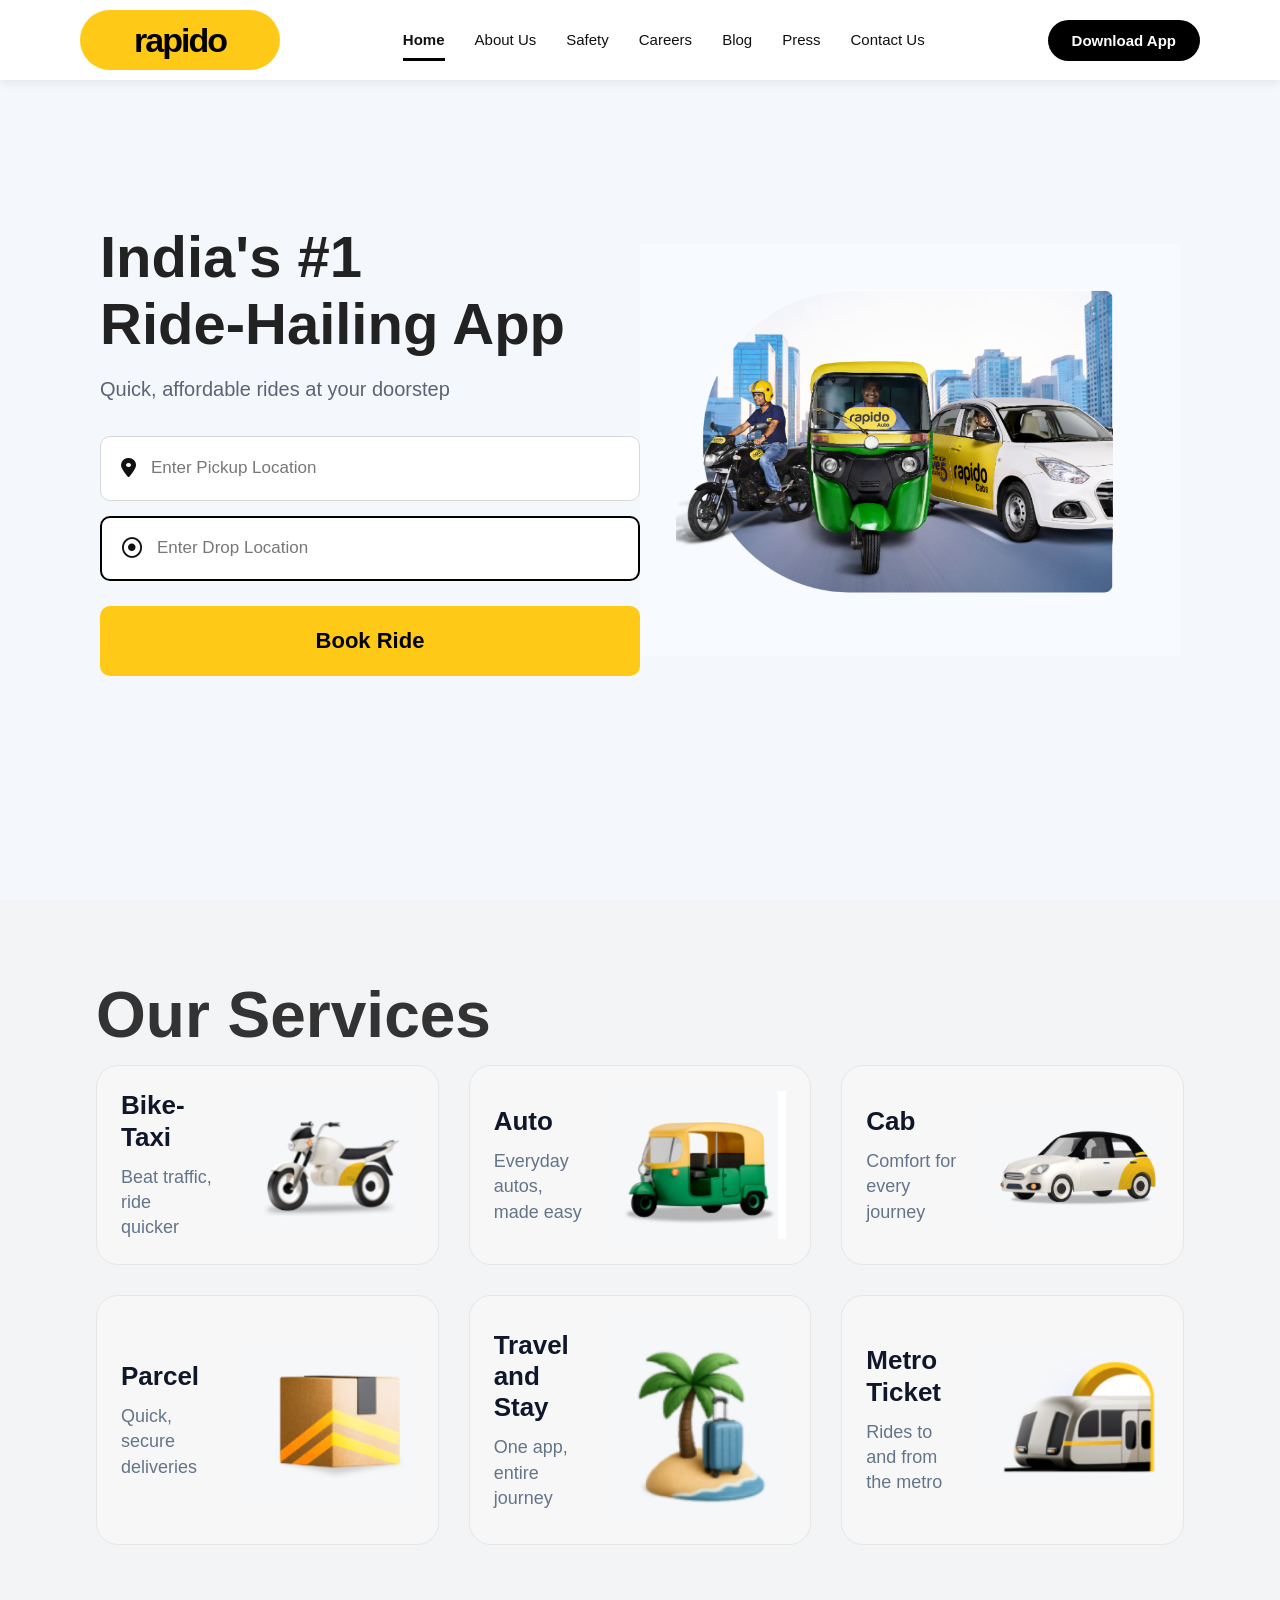
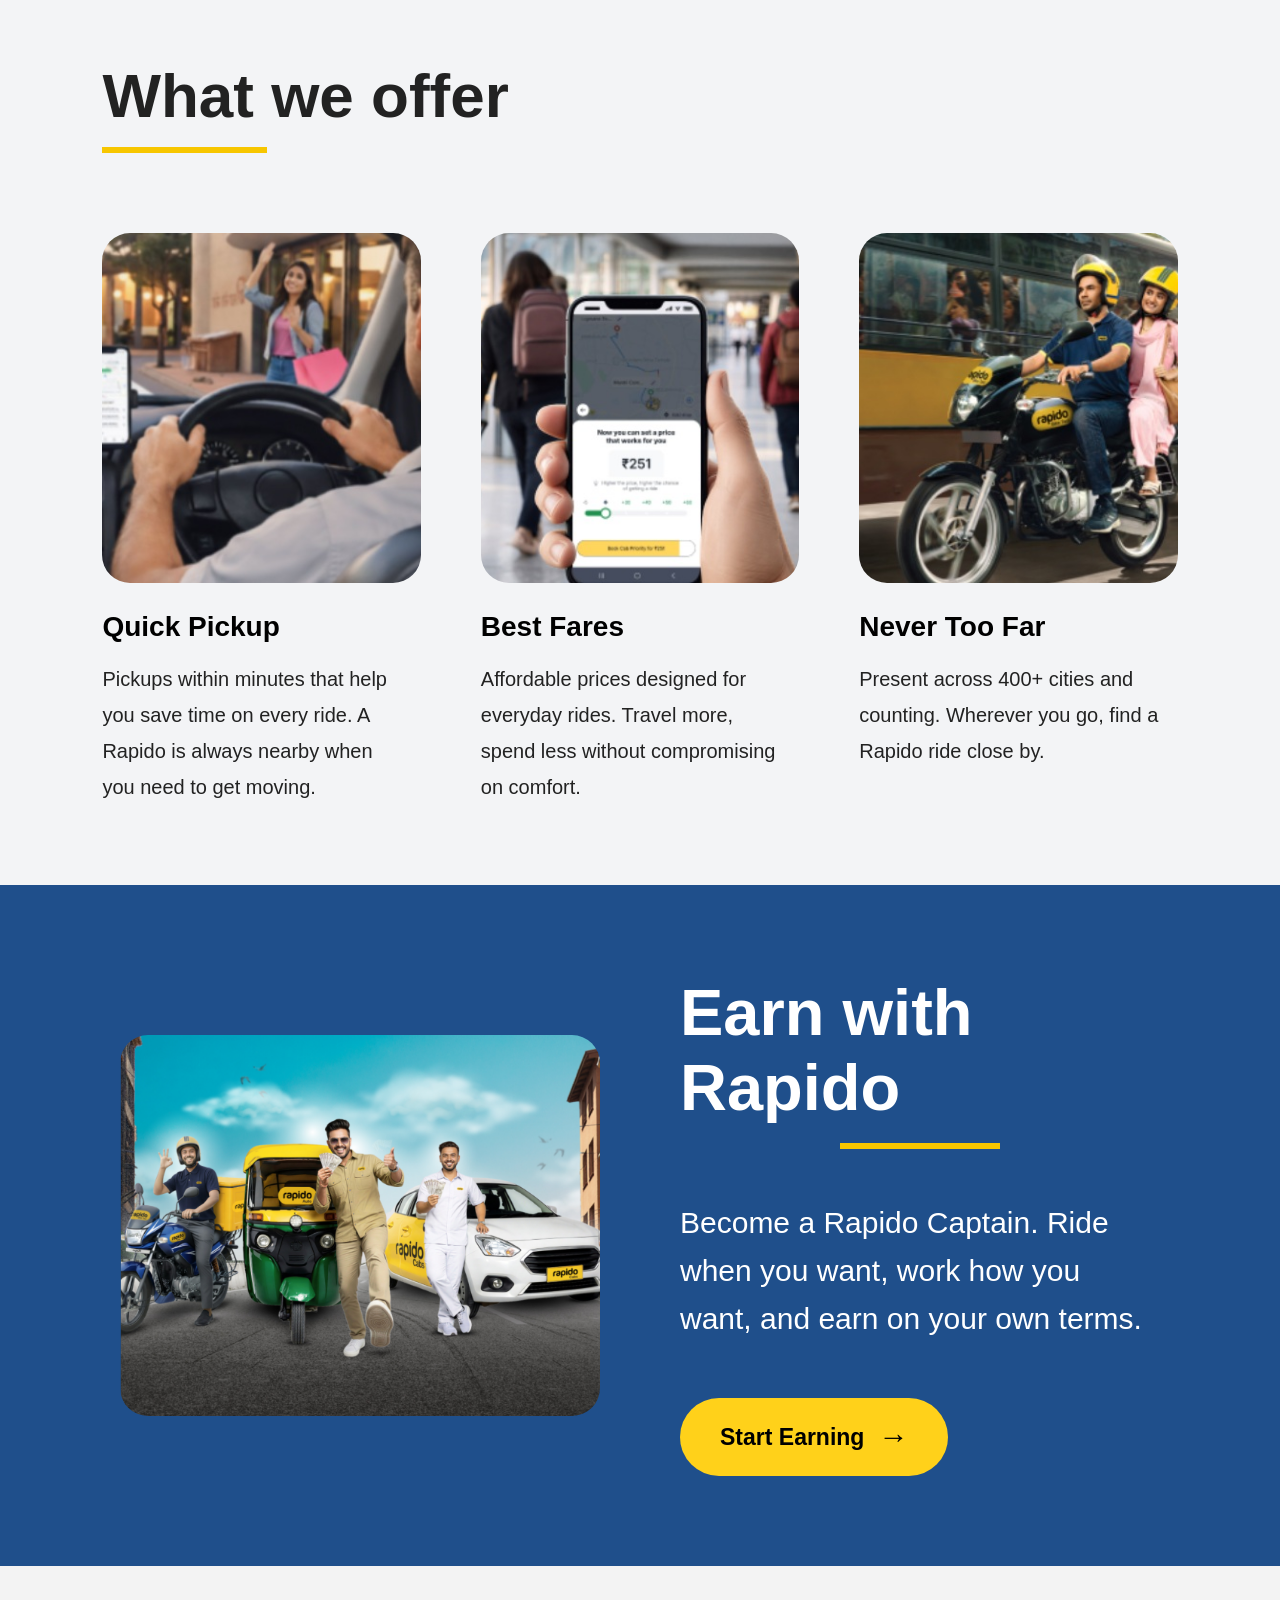
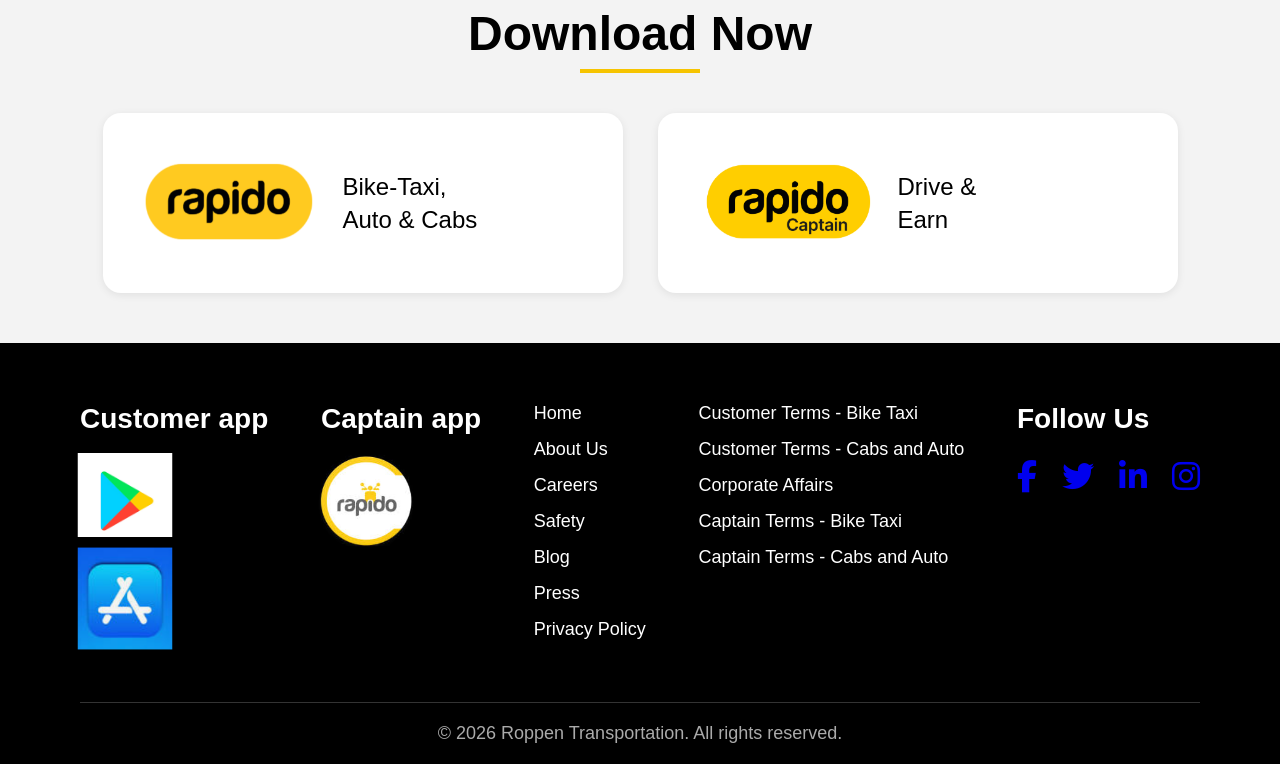
<file: index.html>
<!DOCTYPE html>
<html lang="en">
<head>
    <meta charset="UTF-8">
    <meta name="viewport" content="width=device-width, initial-scale=1.0">
    <title>Rapido Clone</title>

    <link rel="stylesheet" href="style.css">

    <!-- Font Awesome -->
    <link rel="stylesheet"
href="https://cdnjs.cloudflare.com/ajax/libs/font-awesome/6.5.1/css/all.min.css">

</head>
<body>

    <!-- Navbar -->
    <nav>

    <div class="logo">
        <div class="logo-box">
            <span>rapido</span>
        </div>
    </div>

    <ul class="nav-links">
        <li><a href="index.html" class="active">Home</a></li>
        <li><a href="aboutus.html">About Us</a></li>
        <li><a href="safety.html">Safety</a></li>
        <li><a href="#careers-section">Careers</a></li>
        <li><a href="#">Blog</a></li>
        <li><a href="#">Press</a></li>
        <li><a href="#">Contact Us</a></li>
    </ul>

    <button class="download-btn">
        Download App
    </button>

    <!-- Mobile Menu -->
   

</nav>

    <!-- Hero Section -->

    <section class="hero">

        <div class="left">

            <h1>
                India's #1 <br>
                Ride-Hailing App
            </h1>

            <p>
                Quick, affordable rides at your doorstep
            </p>

            <div class="input-box">
                <i class="fa-solid fa-location-dot"></i>
                <input type="text" placeholder="Enter Pickup Location">
            </div>

            <div class="input-box drop">
                <i class="fa-regular fa-circle-dot"></i>
                <input type="text" placeholder="Enter Drop Location">
            </div>

            <button class="ride-btn">
                Book Ride
            </button>

        </div>

        <div class="right">
    <img src="hero.png" alt="Rapido Hero">
</div>

    </section>
    <section id="services" class="services">

    <div class="services-container">

        <h2>Our Services</h2>
        <div class="services-line"></div>

        <div class="services-grid">

            <div class="service-card">
                <div class="service-text">
                    <h3>Bike-Taxi</h3>
                    <p>Beat traffic, ride quicker</p>
                </div>
                <img src="Bike.png" alt="Bike Taxi">
            </div>

            <div class="service-card">
                <div class="service-text">
                    <h3>Auto</h3>
                    <p>Everyday autos, made easy</p>
                </div>
                <img src="auto.png" alt="Auto">
            </div>

            <div class="service-card">
                <div class="service-text">
                    <h3>Cab</h3>
                    <p>Comfort for every journey</p>
                </div>
                <img src="cab.png" alt="Cab">
            </div>

            <div class="service-card">
                <div class="service-text">
                    <h3>Parcel</h3>
                    <p>Quick, secure deliveries</p>
                </div>
                <img src="parcel.png" alt="Parcel">
            </div>

            <div class="service-card">
                <div class="service-text">
                    <h3>Travel and Stay</h3>
                    <p>One app, entire journey</p>
                </div>
                <img src="travel.png" alt="Travel">
            </div>

            <div class="service-card">
                <div class="service-text">
                    <h3>Metro Ticket</h3>
                    <p>Rides to and from the metro</p>
                </div>
                <img src="metro.png" alt="Metro">
            </div>

        </div>

    </div>


</section>
<section class="offer-section" id="offer">

    <div class="offer-container">

        <h2 class="offer-title">What we offer</h2>
        <div class="offer-line"></div>

        <div class="offer-grid">

            <!-- Card 1 -->
            <div class="offer-card">
                <img src="pickup.jpg" alt="Quick Pickup">

                <h3>Quick Pickup</h3>

                <p>
                    Pickups within minutes that help you save time on every ride.
                    A Rapido is always nearby when you need to get moving.
                </p>
            </div>

            <!-- Card 2 -->
            <div class="offer-card">
                <img src="fare.jpg" alt="Best Fares">

                <h3>Best Fares</h3>

                <p>
                    Affordable prices designed for everyday rides.
                    Travel more, spend less without compromising on comfort.
                </p>
            </div>

            <!-- Card 3 -->
            <div class="offer-card">
                <img src="ride.jpg" alt="Never Too Far">

                <h3>Never Too Far</h3>

                <p>
                    Present across 400+ cities and counting.
                    Wherever you go, find a Rapido ride close by.
                </p>
            </div>

        </div>

    </div>

</section>
<section class="earn-section">

    <div class="earn-container">

        <div class="earn-image">
            <img src="earn-rapido.png" alt="Earn With Rapido">
        </div>

        <div class="earn-content">

            <h2>Earn with Rapido</h2>
            <div class="yellow-line"></div>

            <p>
                Become a Rapido Captain. Ride when you want,
                work how you want, and earn on your own terms.
            </p>

            <a href="#" class="earn-btn">
                Start Earning <span>→</span>
            </a>

        </div>

    </div>

</section>
<section class="download-section">

    <h2>Download Now</h2>
    <div class="yellow-line"></div>

    <div class="download-container">

        <!-- Rider App -->
        <div class="download-card"
            onclick="window.open('https://apps.apple.com/in/app/rapido-bike-taxi-auto-cabs/id1198464606','_blank')">

            <img src="rapido-logo.png"
                alt="Rapido Rider">

            <div class="card-text">
                <h3>Bike-Taxi,<br>Auto & Cabs</h3>
            </div>

        </div>

        <!-- Captain App -->
        <div class="download-card"
            onclick="window.open('https://rapido.bike/Home?pid=Rapido%20Website(Captain)&shortlink=4ce7fd6d&source_caller=ui&af_dp=rapidoRider%3A%2F%2Fopen%2F','_blank')">

            <img src="rapido-captain.png"
                alt="Rapido Captain">

            <div class="card-text">
                <h3>Drive &<br>Earn</h3>
            </div>

        </div>

    </div>

</section>



<footer class="footer">

    <div class="footer-container">

        <div class="footer-col">
    <h3>Customer app</h3>

    <a href="https://play.google.com/store/apps/details?id=com.rapido.passenger" target="_blank">
        <img src="google-play.png" alt="Google Play">
    </a>

    <a href="https://apps.apple.com/in/app/rapido-bike-taxi-auto-cabs/id1198464606" target="_blank">
        <img src="app-store.png" alt="App Store">
    </a>
</div>

       <div class="footer-col">
    <h3>Captain app</h3>

    <a href="https://rapido.bike/Home?shortlink=4ce7fd6d&source_caller=ui&af_dp=rapidoRider%3A%2F%2Fopen%2F&pid=Rapido%20Website(Captain)"
       target="_blank">
        <img src="captain-play.png" alt="Captain App">
    </a>
</div>

        <div class="footer-col">
            <ul>
                <li>Home</li>
                <li>About Us</li>
                <li>Careers</li>
                <li>Safety</li>
                <li>Blog</li>
                <li>Press</li>
                <li>Privacy Policy</li>
            </ul>
        </div>

        <div class="footer-col">
            <ul>
                <li>Customer Terms - Bike Taxi</li>
                <li>Customer Terms - Cabs and Auto</li>
                <li>Corporate Affairs</li>
                <li>Captain Terms - Bike Taxi</li>
                <li>Captain Terms - Cabs and Auto</li>
            </ul>
        </div>

        <div class="footer-col social">
            <h3>Follow Us</h3>

           <div class="social-icons">

    <a href="https://www.facebook.com/rapido4bike/" target="_blank">
        <i class="fab fa-facebook-f"></i>
    </a>

    <a href="https://x.com/rapidobikeapp" target="_blank">
        <i class="fab fa-twitter"></i>
    </a>

    <a href="https://www.linkedin.com/company/rapido-bike/" target="_blank">
        <i class="fab fa-linkedin-in"></i>
    </a>

    <a href="https://www.instagram.com/rapidoapp/" target="_blank">
        <i class="fab fa-instagram"></i>
    </a>

</div>
        </div>

    </div>

    <hr>

    <p class="copyright">
        © 2026 Roppen Transportation. All rights reserved.
    </p>

</footer>



<script src="script.js"></script>
</body>
</html>
</file>
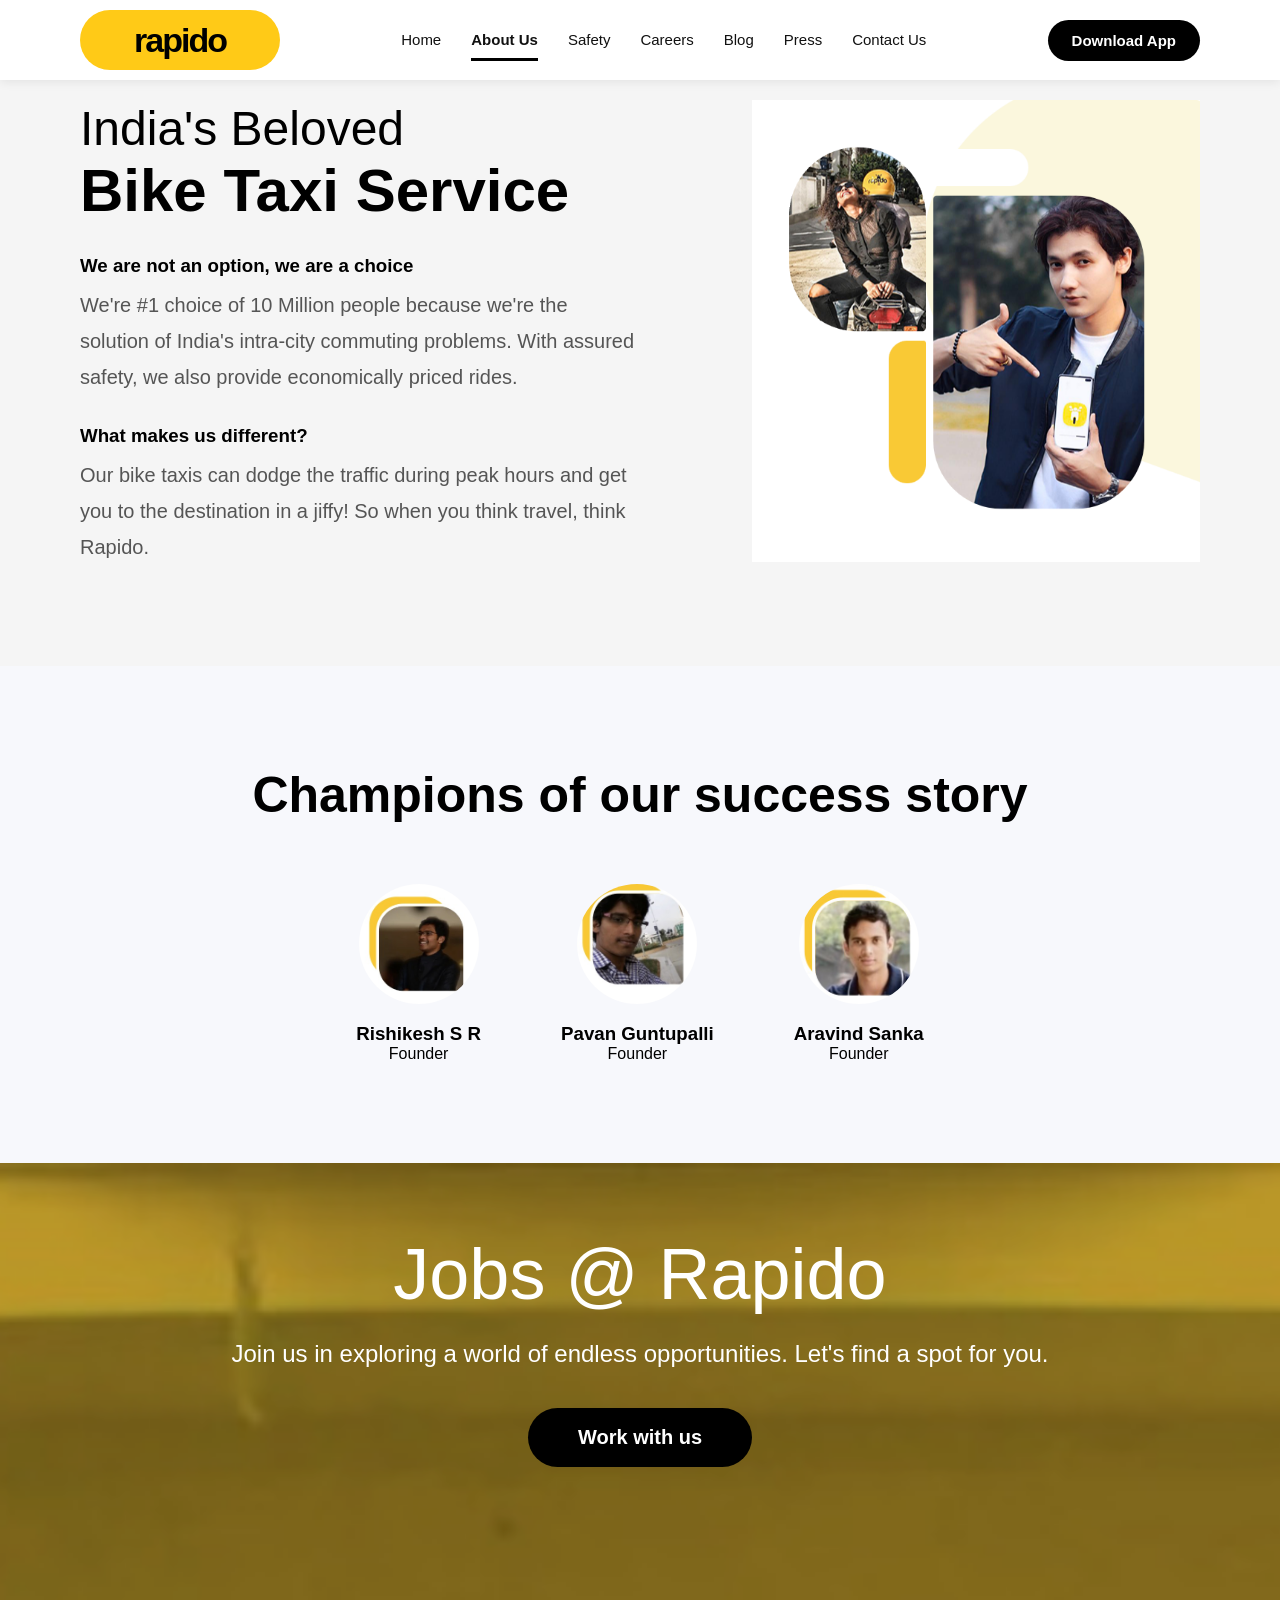
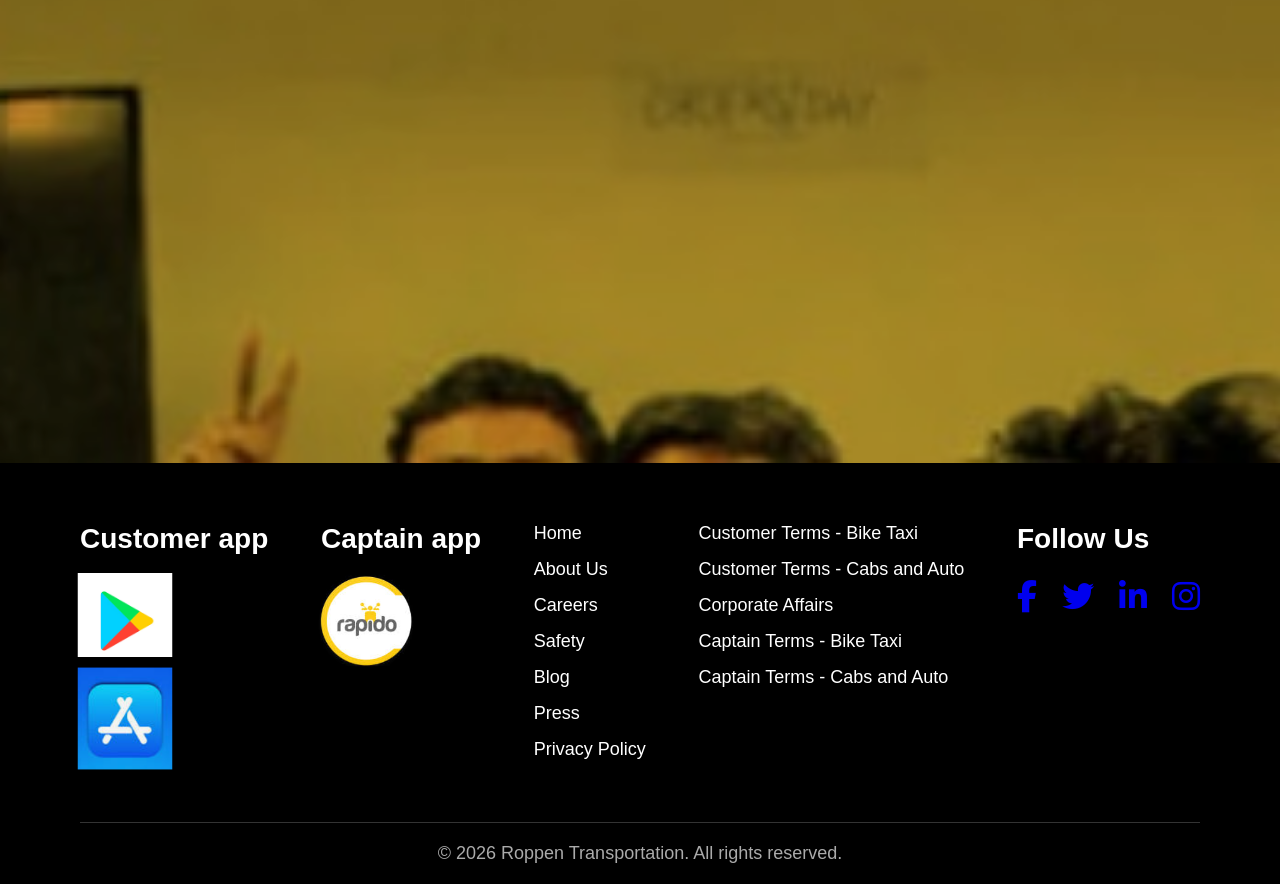
<file: aboutus.html>
<!DOCTYPE html>
<html lang="en">
<head>
    <meta charset="UTF-8">
    <meta name="viewport" content="width=device-width, initial-scale=1.0">
    <title>Rapido Clone</title>

    <link rel="stylesheet" href="style.css">

    <!-- Font Awesome -->
    <link rel="stylesheet"
        href="https://cdnjs.cloudflare.com/ajax/libs/font-awesome/6.5.1/css/all.min.css">
</head>
<body>
     <nav>

        <div class="logo">
    <div class="logo-box">
        <span>rapido</span>
    </div>
</div>

        <ul class="nav-links">
            <li><a href="index.html" >Home</a></li>
            <li><a href="aboutus.html" class="active">About Us</a></li>
            <li><a href="safety.html">Safety</a></li>
            <li><a href="#careers-section">Careers</a></li>
            <li><a href="#">Blog</a></li>
            <li><a href="#">Press</a></li>
            <li><a href="#">Contact Us</a></li>
        </ul>

        <button class="download-btn">
            Download App
        </button>
        


    </nav>

<section id="about" class="about-section">
    <div class="about-left">
        <h2>India's Beloved</h2>
        <h1>Bike Taxi Service</h1>

        <h3>We are not an option, we are a choice</h3>

        <p>
            We're #1 choice of 10 Million people because we're the solution
            of India's intra-city commuting problems. With assured safety,
            we also provide economically priced rides.
        </p>

        <h3>What makes us different?</h3>

        <p>
            Our bike taxis can dodge the traffic during peak hours and get
            you to the destination in a jiffy! So when you think travel,
            think Rapido.
        </p>
    </div>

    <div class="about-right">
        <img src="about.png" alt="About Rapido">
    </div>
</section>
<section id="success" class="success-section">

    <h2>Champions of our success story</h2>

    <div class="founders">

        <div class="founder">
            <img src="founder1.jpg" alt="">
            <h3>Rishikesh S R</h3>
            <p>Founder</p>
        </div>

        <div class="founder">
            <img src="founder2.jpg" alt="">
            <h3>Pavan Guntupalli</h3>
            <p>Founder</p>
        </div>

        <div class="founder">
            <img src="founder3.jpg" alt="">
            <h3>Aravind Sanka</h3>
            <p>Founder</p>
        </div>

    </div>

</section>
<section id="careers-section" class="jobs-section">
    <div class="jobs-overlay">
        <h1>Jobs @ Rapido</h1>

        <p>
            Join us in exploring a world of endless opportunities.
            Let's find a spot for you.
        </p>

        <button>Work with us</button>
    </div>
</section>
<footer class="footer">

    <div class="footer-container">

        <div class="footer-col">
    <h3>Customer app</h3>

    <a href="https://play.google.com/store/apps/details?id=com.rapido.passenger" target="_blank">
        <img src="google-play.png" alt="Google Play">
    </a>

    <a href="https://apps.apple.com/in/app/rapido-bike-taxi-auto-cabs/id1198464606" target="_blank">
        <img src="app-store.png" alt="App Store">
    </a>
</div>

       <div class="footer-col">
    <h3>Captain app</h3>

    <a href="https://rapido.bike/Home?shortlink=4ce7fd6d&source_caller=ui&af_dp=rapidoRider%3A%2F%2Fopen%2F&pid=Rapido%20Website(Captain)"
       target="_blank">
        <img src="captain-play.png" alt="Captain App">
    </a>
</div>

        <div class="footer-col">
            <ul>
                <li>Home</li>
                <li>About Us</li>
                <li>Careers</li>
                <li>Safety</li>
                <li>Blog</li>
                <li>Press</li>
                <li>Privacy Policy</li>
            </ul>
        </div>

        <div class="footer-col">
            <ul>
                <li>Customer Terms - Bike Taxi</li>
                <li>Customer Terms - Cabs and Auto</li>
                <li>Corporate Affairs</li>
                <li>Captain Terms - Bike Taxi</li>
                <li>Captain Terms - Cabs and Auto</li>
            </ul>
        </div>

        <div class="footer-col social">
            <h3>Follow Us</h3>

           <div class="social-icons">

    <a href="https://www.facebook.com/rapido4bike/" target="_blank">
        <i class="fab fa-facebook-f"></i>
    </a>

    <a href="https://x.com/rapidobikeapp" target="_blank">
        <i class="fab fa-twitter"></i>
    </a>

    <a href="https://www.linkedin.com/company/rapido-bike/" target="_blank">
        <i class="fab fa-linkedin-in"></i>
    </a>

    <a href="https://www.instagram.com/rapidoapp/" target="_blank">
        <i class="fab fa-instagram"></i>
    </a>

</div>
        </div>

    </div>

    <hr>

    <p class="copyright">
        © 2026 Roppen Transportation. All rights reserved.
    </p>

</footer>
<script src="script.js"></script>

</body>
</html>
</file>
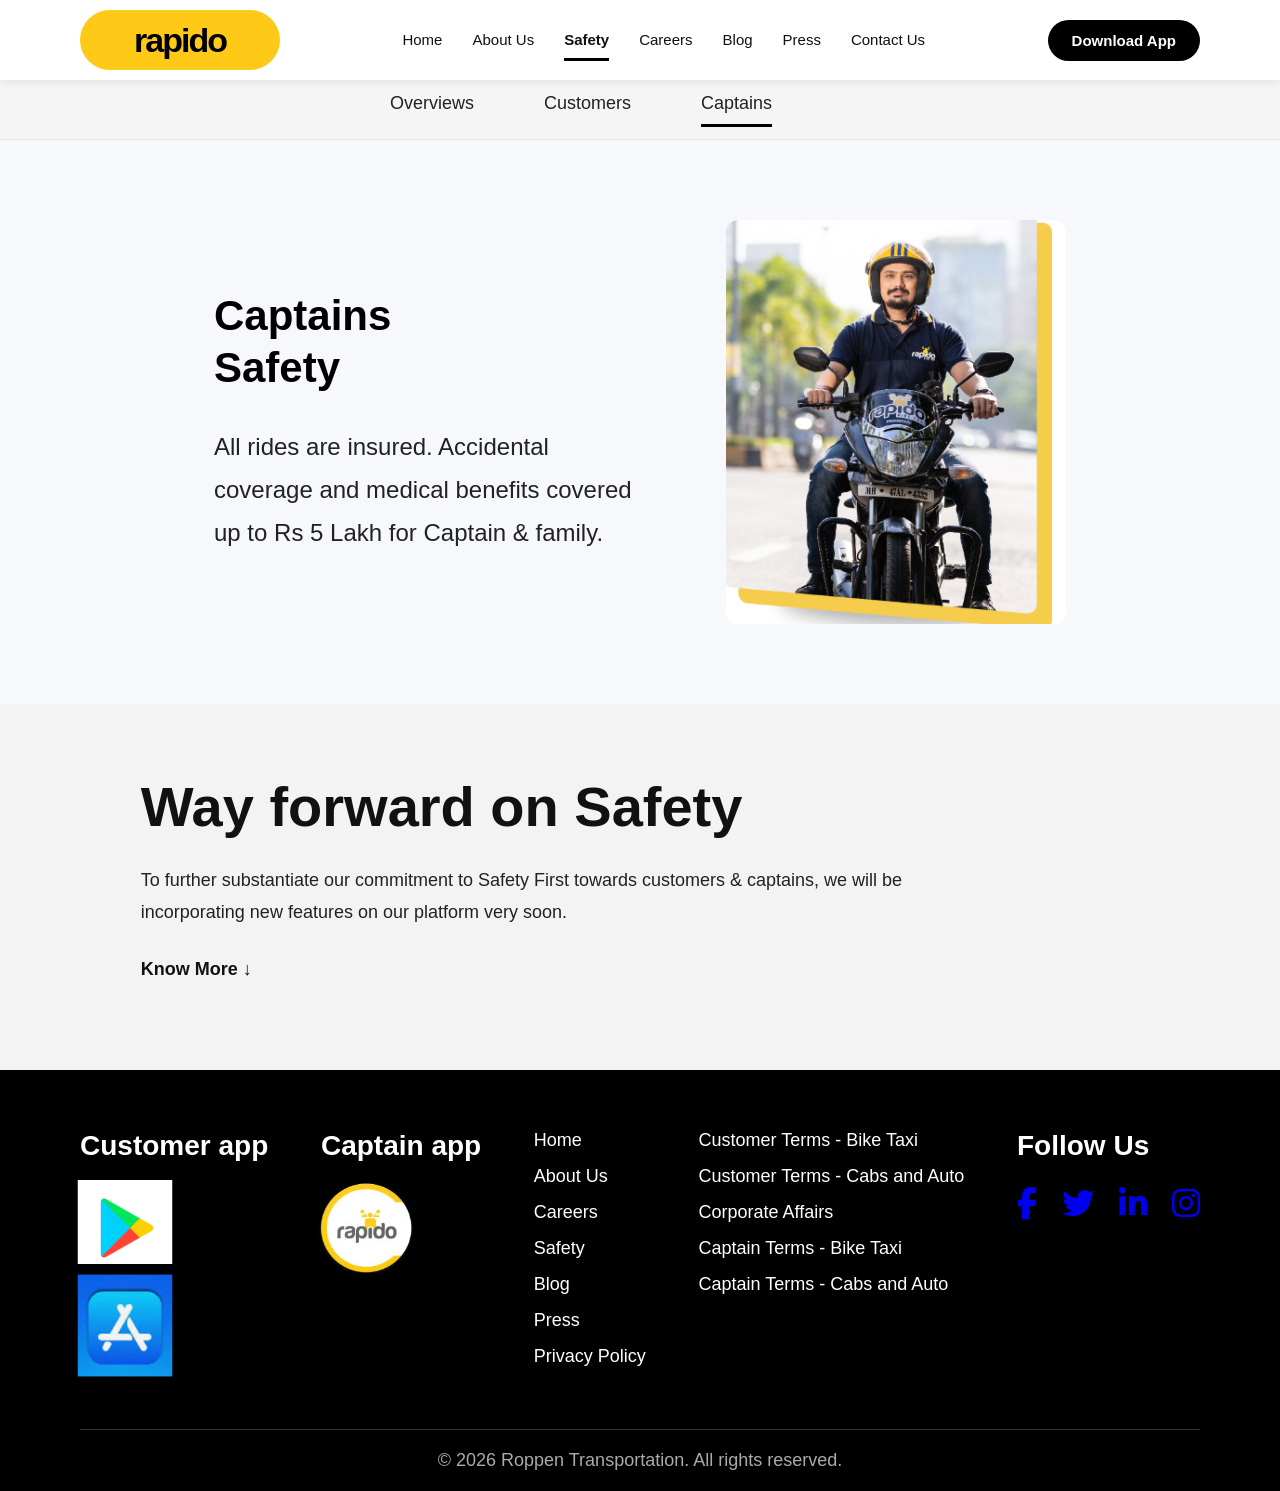
<file: captains.html>
<!DOCTYPE html>
<html lang="en">
<head>
  <meta charset="UTF-8">
  <meta name="viewport" content="width=device-width, initial-scale=1.0">
  <title>Rapido Safety Navbar</title>
  <link rel="stylesheet" href="style.css">
  <link rel="stylesheet"
        href="https://cdnjs.cloudflare.com/ajax/libs/font-awesome/6.5.1/css/all.min.css">
</head>
<body>

  <nav>

    <div class="logo">
        <div class="logo-box">
            <span>rapido</span>
        </div>
    </div>

    <ul class="nav-links">
        <li><a href="index.html" >Home</a></li>
        <li><a href="aboutus.html">About Us</a></li>
        <li><a href="safety.html" class="active">Safety</a></li>
        <li><a href="#careers-section">Careers</a></li>
        <li><a href="#">Blog</a></li>
        <li><a href="#">Press</a></li>
        <li><a href="#">Contact Us</a></li>
    </ul>

    <button class="download-btn">
        Download App
    </button>

    <!-- Mobile Menu -->
   

</nav>

  <!-- Secondary Navbar -->
<section class="safety-nav">
    <div class="safety-menu">
        <a href="safety.html">Overviews</a>
        <a href="customers.html" >Customers</a>
        <a href="captains.html"class="active">Captains</a>
    </div>
</section>
<section class="rkx_captain_safety_wrapper">

    <div class="rkx_captain_text_side">

        <h1 class="rkx_captain_heading">
            Captains <br> Safety
        </h1>

        <p class="rkx_captain_description">
            All rides are insured. Accidental coverage and
            medical benefits covered up to Rs 5 Lakh for
            Captain & family.
        </p>

    </div>

    <div >

        <div class="rkx_captain_yellow_frame"></div>

        <img
            src="captain-bike.png"
            alt="Captain Safety"
            class="rkx_captain_photo"
        >

    </div>

</section>

<section class="way-forward">

    <div class="way-content">

        <h2>Way forward on Safety</h2>

        <p>
            To further substantiate our commitment to Safety First
            towards customers & captains, we will be incorporating
            new features on our platform very soon.
        </p>
<a href="#" class="know-more" onclick="toggleSafety(); return false;">
    Know More ↓
</a>
    </div>

</section>
<section id="more-safety" class="more-safety">

    <div class="more-card">
        <i class="fa-regular fa-clock"></i>

        <h3>Ride Completion Check</h3>

        <p>
            Anyone who takes a ride between 10 pm and
            6 am will be contacted by Rapido Customer
            Care for a safety check after the ride is
            completed.
        </p>
    </div>

    <div class="more-card">
        <i class="fa-solid fa-headset"></i>

        <h3>Proactive Check-In</h3>

        <p>
            Every rider will be alerted on the system and
            called by Rapido Customer Care when there
            is any unusual activity or deviation from the
            set protocol.
        </p>
    </div>

</section>
<footer class="footer">

    <div class="footer-container">

        <div class="footer-col">
    <h3>Customer app</h3>

    <a href="https://play.google.com/store/apps/details?id=com.rapido.passenger" target="_blank">
        <img src="google-play.png" alt="Google Play">
    </a>

    <a href="https://apps.apple.com/in/app/rapido-bike-taxi-auto-cabs/id1198464606" target="_blank">
        <img src="app-store.png" alt="App Store">
    </a>
</div>

       <div class="footer-col">
    <h3>Captain app</h3>

    <a href="https://rapido.bike/Home?shortlink=4ce7fd6d&source_caller=ui&af_dp=rapidoRider%3A%2F%2Fopen%2F&pid=Rapido%20Website(Captain)"
       target="_blank">
        <img src="captain-play.png" alt="Captain App">
    </a>
</div>

        <div class="footer-col">
            <ul>
                <li>Home</li>
                <li>About Us</li>
                <li>Careers</li>
                <li>Safety</li>
                <li>Blog</li>
                <li>Press</li>
                <li>Privacy Policy</li>
            </ul>
        </div>

        <div class="footer-col">
            <ul>
                <li>Customer Terms - Bike Taxi</li>
                <li>Customer Terms - Cabs and Auto</li>
                <li>Corporate Affairs</li>
                <li>Captain Terms - Bike Taxi</li>
                <li>Captain Terms - Cabs and Auto</li>
            </ul>
        </div>

        <div class="footer-col social">
            <h3>Follow Us</h3>

           <div class="social-icons">

    <a href="https://www.facebook.com/rapido4bike/" target="_blank">
        <i class="fab fa-facebook-f"></i>
    </a>

    <a href="https://x.com/rapidobikeapp" target="_blank">
        <i class="fab fa-twitter"></i>
    </a>

    <a href="https://www.linkedin.com/company/rapido-bike/" target="_blank">
        <i class="fab fa-linkedin-in"></i>
    </a>

    <a href="https://www.instagram.com/rapidoapp/" target="_blank">
        <i class="fab fa-instagram"></i>
    </a>

</div>
        </div>

    </div>

    <hr>

    <p class="copyright">
        © 2026 Roppen Transportation. All rights reserved.
    </p>

</footer>

    <script src="script.js"></script>
</body>
</html>
</file>
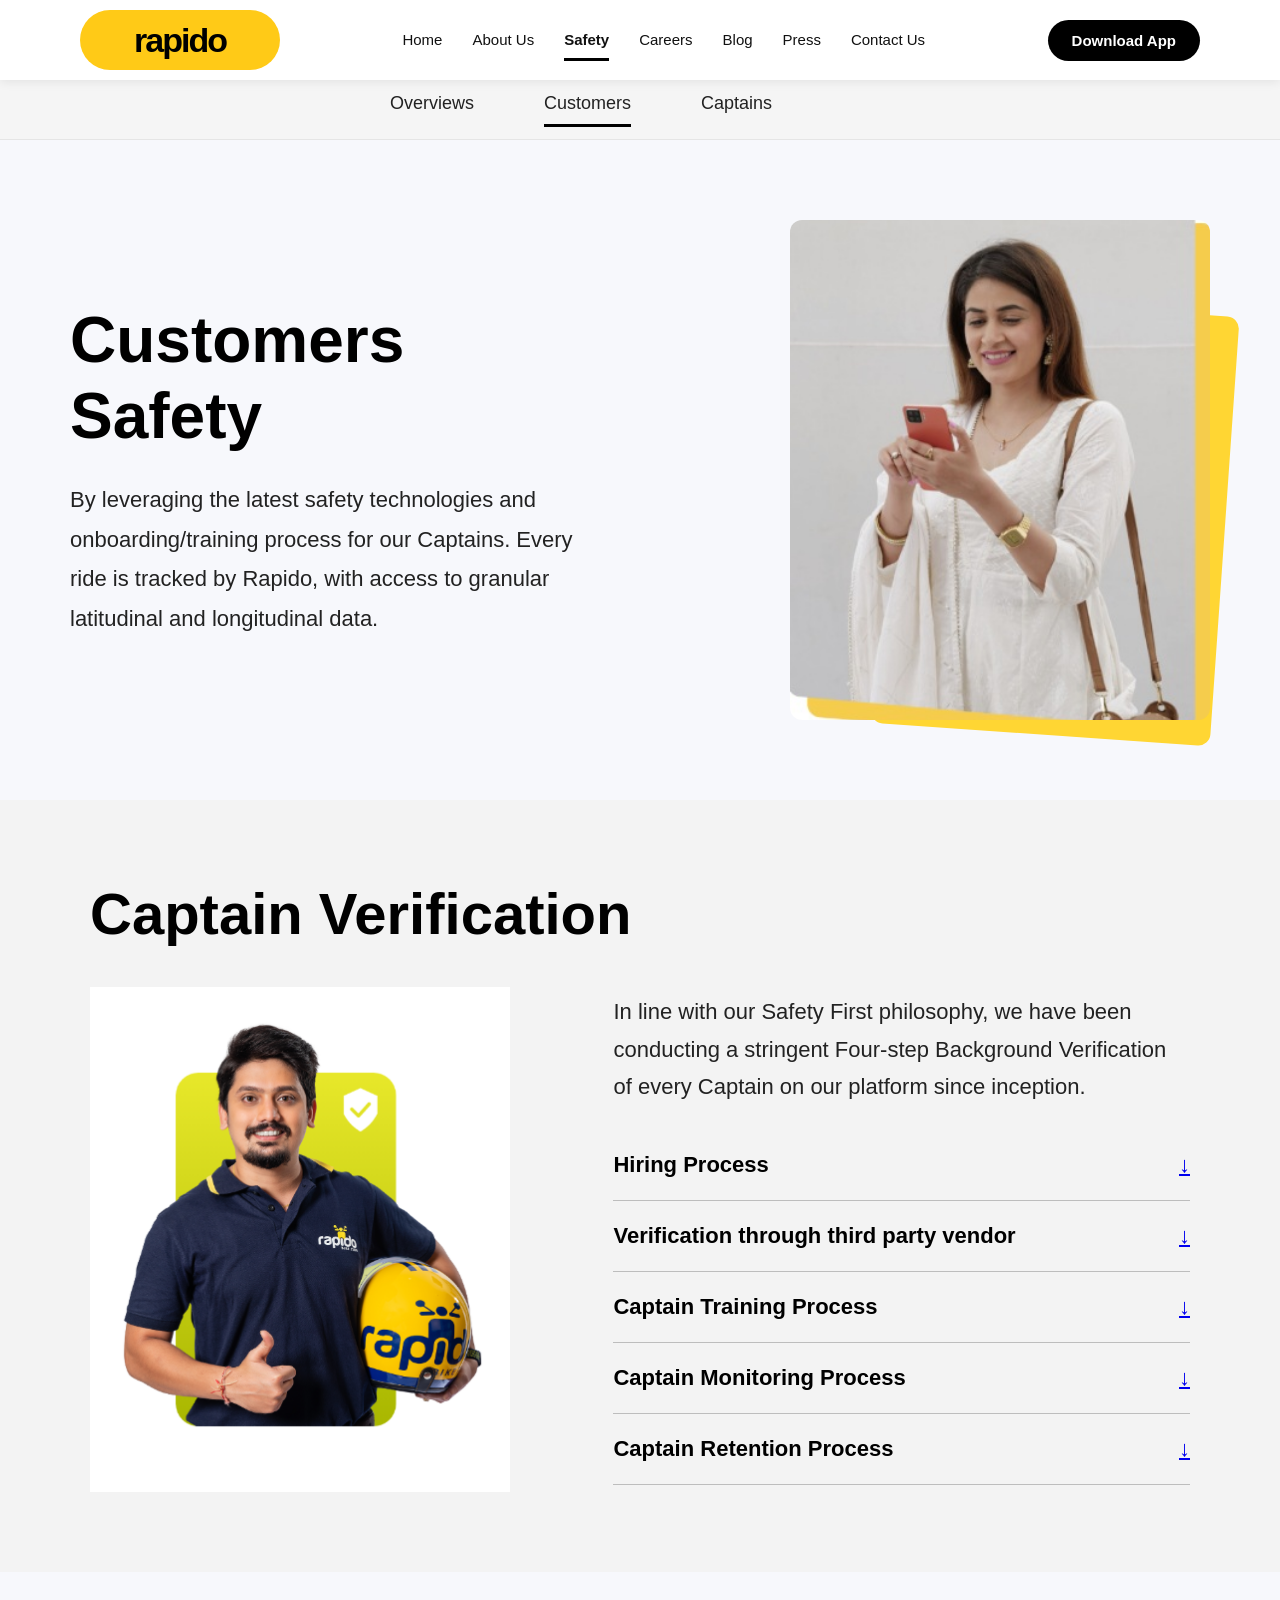
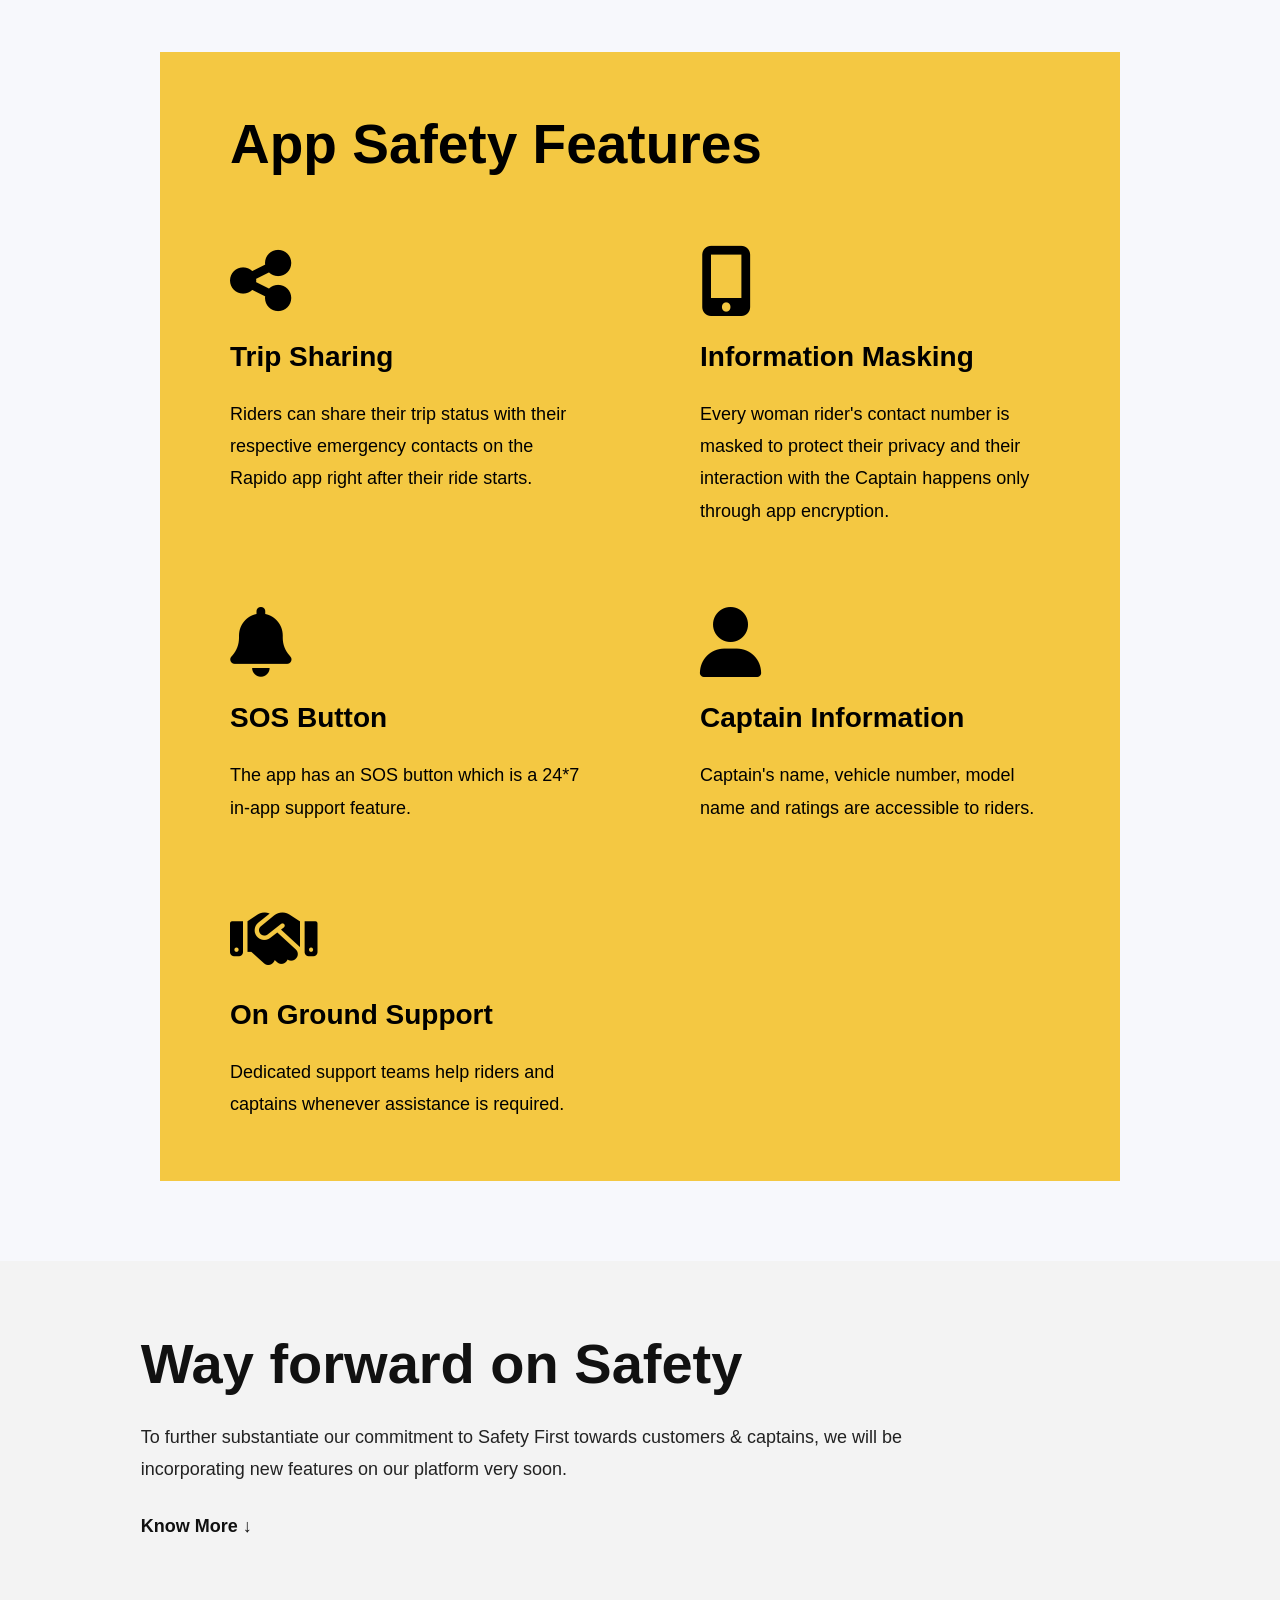
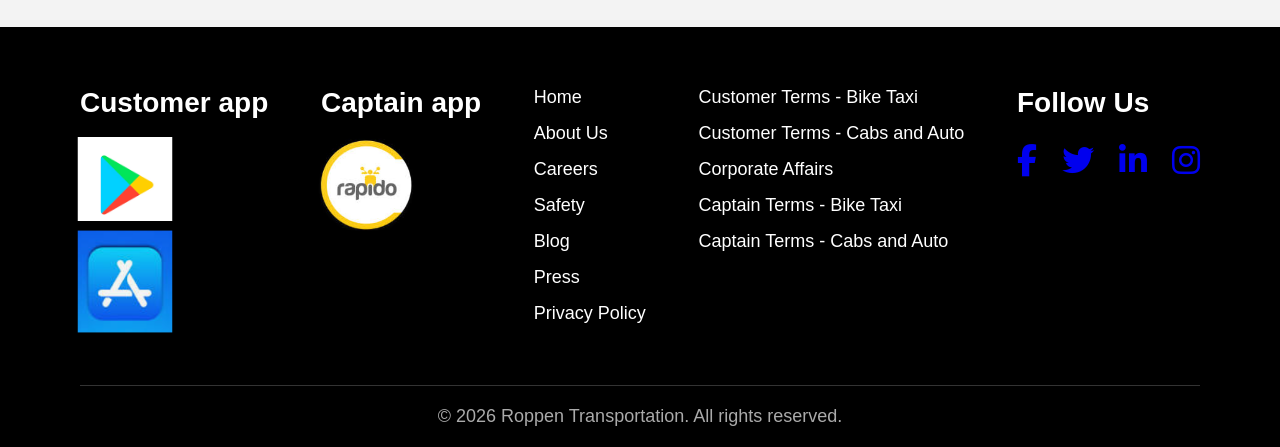
<file: customers.html>
<!DOCTYPE html>
<html lang="en">
<head>
  <meta charset="UTF-8">
  <meta name="viewport" content="width=device-width, initial-scale=1.0">
  <title>Rapido Safety Navbar</title>
  <link rel="stylesheet" href="style.css">
  <link rel="stylesheet"
        href="https://cdnjs.cloudflare.com/ajax/libs/font-awesome/6.5.1/css/all.min.css">
</head>
<body>

  <nav>

    <div class="logo">
        <div class="logo-box">
            <span>rapido</span>
        </div>
    </div>

    <ul class="nav-links">
        <li><a href="index.html" >Home</a></li>
        <li><a href="aboutus.html">About Us</a></li>
        <li><a href="safety.html" class="active">Safety</a></li>
        <li><a href="#careers-section">Careers</a></li>
        <li><a href="#">Blog</a></li>
        <li><a href="#">Press</a></li>
        <li><a href="#">Contact Us</a></li>
    </ul>

    <button class="download-btn">
        Download App
    </button>

    <!-- Mobile Menu -->
   

</nav>

  <!-- Secondary Navbar -->
<section class="safety-nav">
    <div class="safety-menu">
        <a href="safety.html">Overviews</a>
        <a href="customers.html" class="active">Customers</a>
        <a href="captains.html">Captains</a>
    </div>
</section>
<section class="customer-banner">

        <div class="customer-textbox">
            <h1>Customers<br>Safety</h1>

            <p>
                By leveraging the latest safety technologies and
                onboarding/training process for our Captains.
                Every ride is tracked by Rapido, with access to
                granular latitudinal and longitudinal data.
            </p>
        </div>

        <div class="customer-imagebox">
            <div class="yellow-layer"></div>

            <img src="customers.jpg" alt="Customer Safety">
        </div>

    </section>
    <section class="captain-verification-section">

    <h2 class="verification-title">
        Captain Verification
    </h2>

    <div class="verification-wrapper">

        <!-- Left Image -->
        <div class="verification-image">
            <img src="captain-verification.png" alt="Captain Verification">
        </div>

        <!-- Right Content -->
        <div class="verification-content">

            <p class="verification-text">
                In line with our Safety First philosophy, we have been conducting a
                stringent Four-step Background Verification of every Captain on our
                platform since inception.
            </p>

            <div class="verification-item">
    <span>Hiring Process</span>

    <a href="know-your-rapido-captain.pdf" target="_blank" class="pdf-arrow">
        ↓
    </a>
</div>

            <div class="verification-item">
                <span>Verification through third party vendor</span>
                <a href="know-your-rapido-captain.pdf" target="_blank" class="pdf-arrow">
        ↓
    </a>
            </div>

            <div class="verification-item">
                <span>Captain Training Process</span>
                <a href="know-your-rapido-captain.pdf" target="_blank" class="pdf-arrow">
        ↓
    </a>
            </div>

            <div class="verification-item">
                <span>Captain Monitoring Process</span>
                <a href="know-your-rapido-captain.pdf" target="_blank" class="pdf-arrow">
        ↓
    </a>
            </div>

            <div class="verification-item">
                <span>Captain Retention Process</span>
                <a href="know-your-rapido-captain.pdf" target="_blank" class="pdf-arrow">
        ↓
    </a>
            </div>

        </div>

    </div>

</section>
<section class="rapido-app-safety-zone">
    <h2 class="rapido-app-safety-heading">
        App Safety Features
    </h2>

    <div class="rapido-safety-feature-grid">

        <div class="rapido-safety-card-box">
            <i class="fas fa-share-alt rapido-safety-icon"></i>
            <h3>Trip Sharing</h3>
            <p>
                Riders can share their trip status with their
                respective emergency contacts on the Rapido app
                right after their ride starts.
            </p>
        </div>

        <div class="rapido-safety-card-box">
            <i class="fas fa-mobile-alt rapido-safety-icon"></i>
            <h3>Information Masking</h3>
            <p>
                Every woman rider's contact number is masked to
                protect their privacy and their interaction with
                the Captain happens only through app encryption.
            </p>
        </div>

        <div class="rapido-safety-card-box">
            <i class="fas fa-bell rapido-safety-icon"></i>
            <h3>SOS Button</h3>
            <p>
                The app has an SOS button which is a 24*7 in-app
                support feature.
            </p>
        </div>

        <div class="rapido-safety-card-box">
            <i class="fas fa-user rapido-safety-icon"></i>
            <h3>Captain Information</h3>
            <p>
                Captain's name, vehicle number, model name and
                ratings are accessible to riders.
            </p>
        </div>

        <div class="rapido-safety-card-box">
            <i class="fas fa-handshake rapido-safety-icon"></i>
            <h3>On Ground Support</h3>
            <p>
                Dedicated support teams help riders and captains
                whenever assistance is required.
            </p>
        </div>

    </div>
</section>
<section class="way-forward">

    <div class="way-content">

        <h2>Way forward on Safety</h2>

        <p>
            To further substantiate our commitment to Safety First
            towards customers & captains, we will be incorporating
            new features on our platform very soon.
        </p>
<a href="#" class="know-more" onclick="toggleSafety(); return false;">
    Know More ↓
</a>
    </div>

</section>
<section id="more-safety" class="more-safety">

    <div class="more-card">
        <i class="fa-regular fa-clock"></i>

        <h3>Ride Completion Check</h3>

        <p>
            Anyone who takes a ride between 10 pm and
            6 am will be contacted by Rapido Customer
            Care for a safety check after the ride is
            completed.
        </p>
    </div>

    <div class="more-card">
        <i class="fa-solid fa-headset"></i>

        <h3>Proactive Check-In</h3>

        <p>
            Every rider will be alerted on the system and
            called by Rapido Customer Care when there
            is any unusual activity or deviation from the
            set protocol.
        </p>
    </div>

</section>
<footer class="footer">

    <div class="footer-container">

        <div class="footer-col">
    <h3>Customer app</h3>

    <a href="https://play.google.com/store/apps/details?id=com.rapido.passenger" target="_blank">
        <img src="google-play.png" alt="Google Play">
    </a>

    <a href="https://apps.apple.com/in/app/rapido-bike-taxi-auto-cabs/id1198464606" target="_blank">
        <img src="app-store.png" alt="App Store">
    </a>
</div>

       <div class="footer-col">
    <h3>Captain app</h3>

    <a href="https://rapido.bike/Home?shortlink=4ce7fd6d&source_caller=ui&af_dp=rapidoRider%3A%2F%2Fopen%2F&pid=Rapido%20Website(Captain)"
       target="_blank">
        <img src="captain-play.png" alt="Captain App">
    </a>
</div>

        <div class="footer-col">
            <ul>
                <li>Home</li>
                <li>About Us</li>
                <li>Careers</li>
                <li>Safety</li>
                <li>Blog</li>
                <li>Press</li>
                <li>Privacy Policy</li>
            </ul>
        </div>

        <div class="footer-col">
            <ul>
                <li>Customer Terms - Bike Taxi</li>
                <li>Customer Terms - Cabs and Auto</li>
                <li>Corporate Affairs</li>
                <li>Captain Terms - Bike Taxi</li>
                <li>Captain Terms - Cabs and Auto</li>
            </ul>
        </div>

        <div class="footer-col social">
            <h3>Follow Us</h3>

           <div class="social-icons">

    <a href="https://www.facebook.com/rapido4bike/" target="_blank">
        <i class="fab fa-facebook-f"></i>
    </a>

    <a href="https://x.com/rapidobikeapp" target="_blank">
        <i class="fab fa-twitter"></i>
    </a>

    <a href="https://www.linkedin.com/company/rapido-bike/" target="_blank">
        <i class="fab fa-linkedin-in"></i>
    </a>

    <a href="https://www.instagram.com/rapidoapp/" target="_blank">
        <i class="fab fa-instagram"></i>
    </a>

</div>
        </div>

    </div>

    <hr>

    <p class="copyright">
        © 2026 Roppen Transportation. All rights reserved.
    </p>

</footer>

    <script src="script.js"></script>
</body>
</html>
</file>
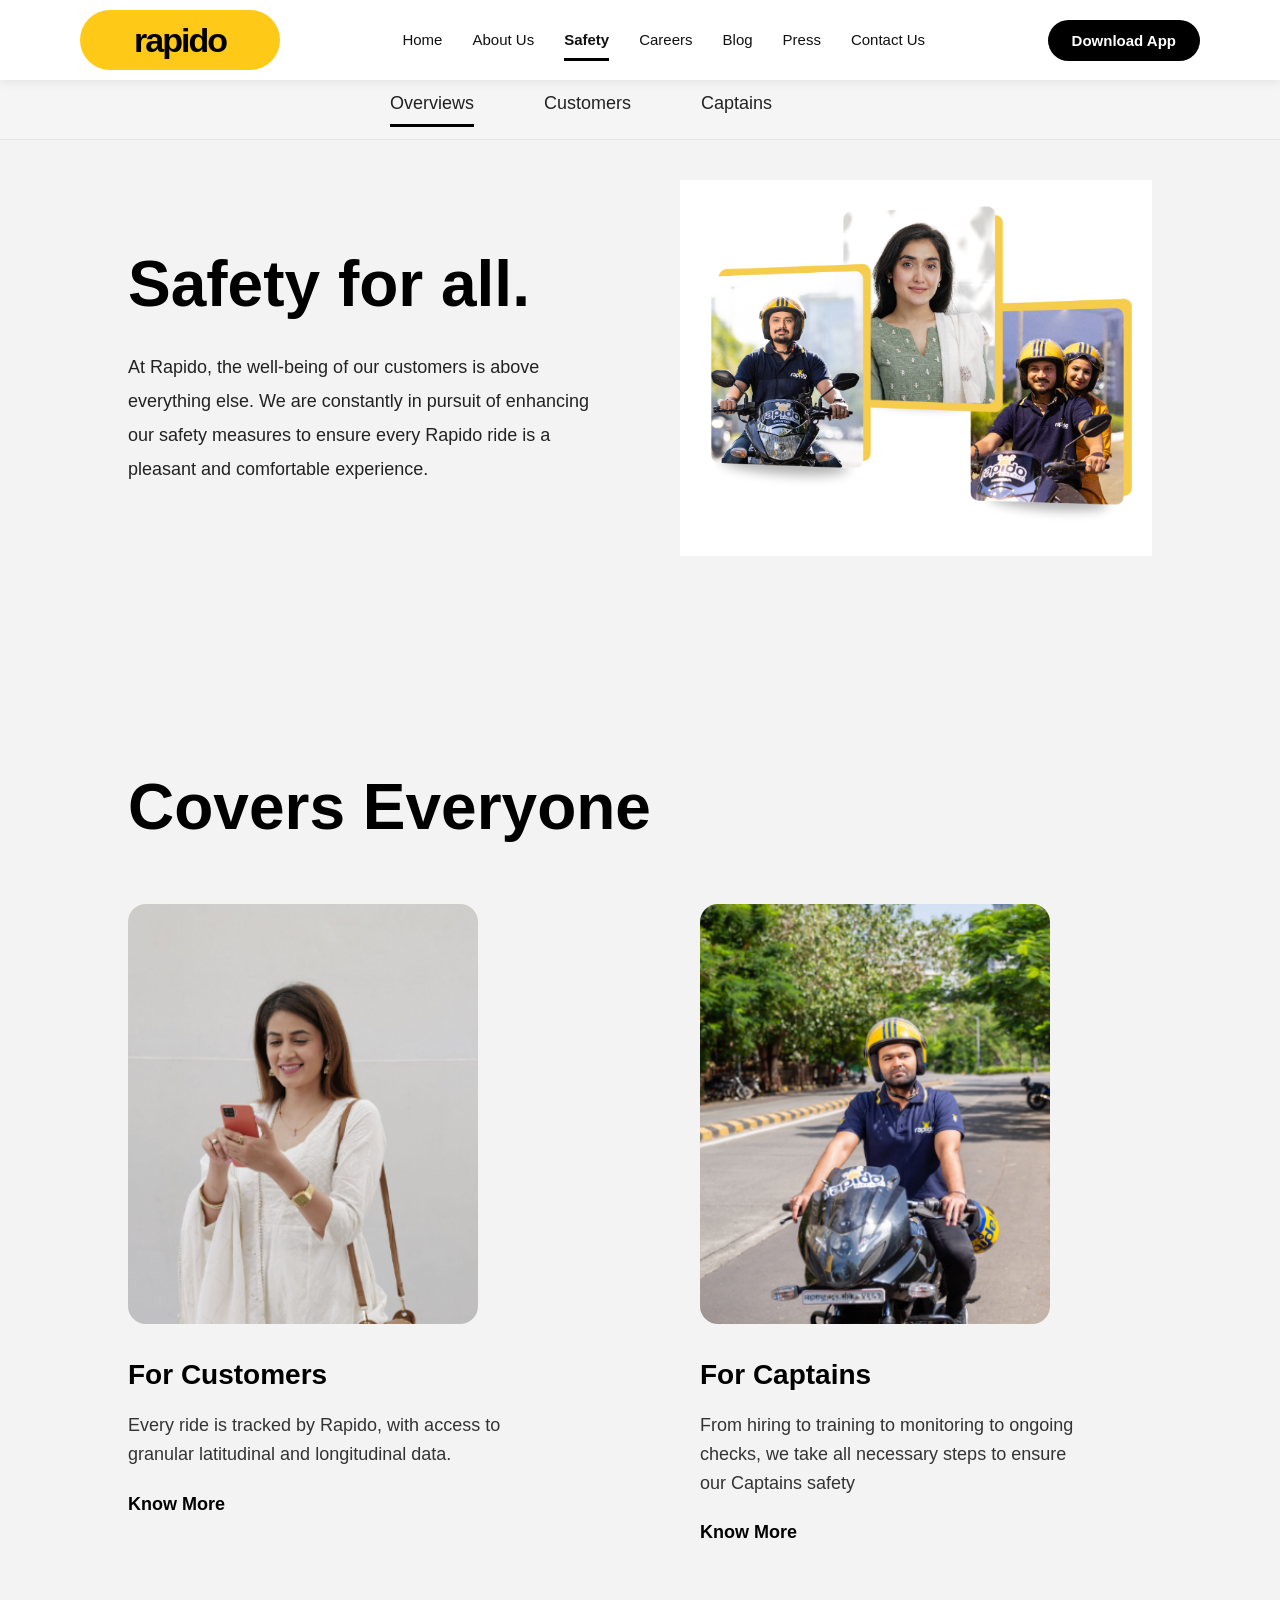
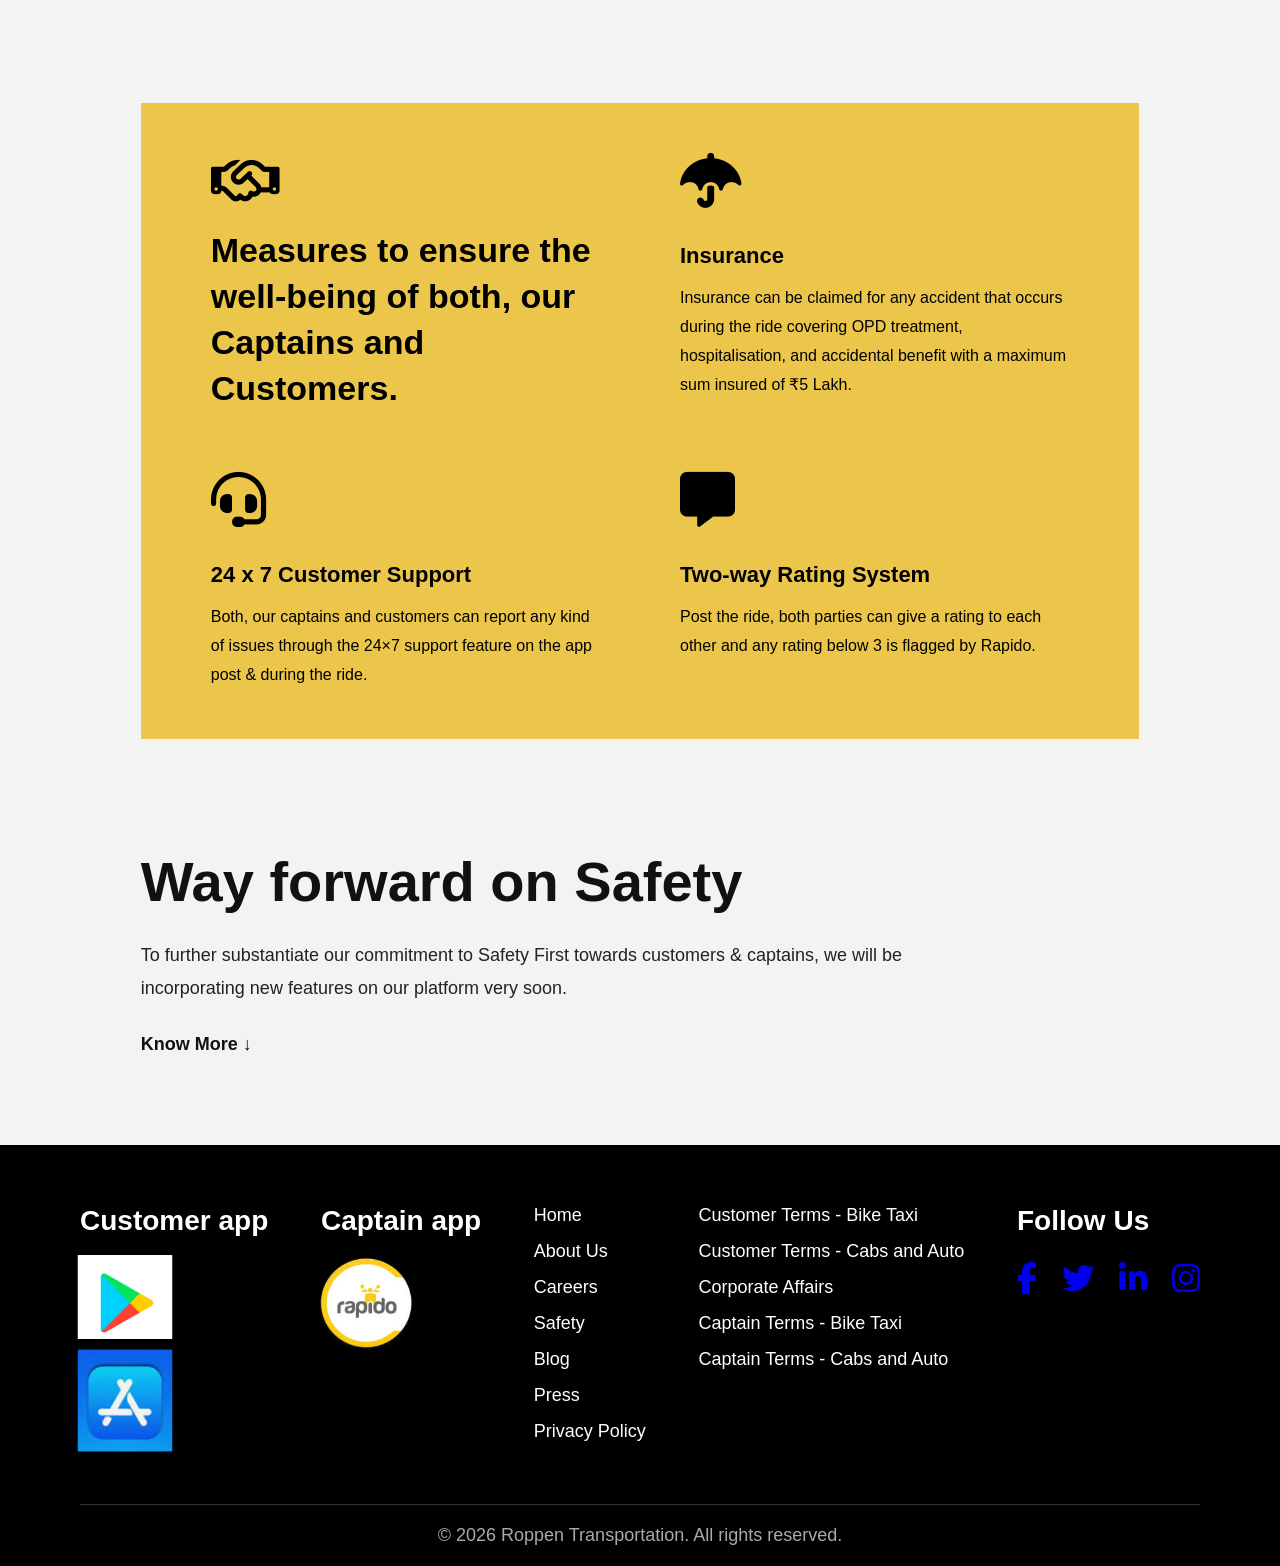
<file: safety.html>
<!DOCTYPE html>
<html lang="en">
<head>
  <meta charset="UTF-8">
  <meta name="viewport" content="width=device-width, initial-scale=1.0">
  <title>Rapido Safety Navbar</title>
  <link rel="stylesheet" href="style.css">
  <link rel="stylesheet"
        href="https://cdnjs.cloudflare.com/ajax/libs/font-awesome/6.5.1/css/all.min.css">
</head>
<body>

  <nav>

    <div class="logo">
        <div class="logo-box">
            <span>rapido</span>
        </div>
    </div>

    <ul class="nav-links">
        <li><a href="index.html" >Home</a></li>
        <li><a href="aboutus.html">About Us</a></li>
        <li><a href="safety.html" class="active">Safety</a></li>
        <li><a href="#careers-section">Careers</a></li>
        <li><a href="#">Blog</a></li>
        <li><a href="#">Press</a></li>
        <li><a href="#">Contact Us</a></li>
    </ul>

    <button class="download-btn">
        Download App
    </button>

    <!-- Mobile Menu -->
   

</nav>

  <!-- Secondary Navbar -->
<section class="safety-nav">
    <div class="safety-menu">
        <a href="safety.html" class="active">Overviews</a>
        <a href="customers.html">Customers</a>
        <a href="captains.html">Captains</a>
    </div>
</section>

<!-- Safety Hero Section -->
<section class="safety-section">
    <div class="safety-container">

        <div class="safety-content">
            <h1>Safety for all.</h1>

            <p>
                At Rapido, the well-being of our customers is
                above everything else. We are constantly in
                pursuit of enhancing our safety measures to
                ensure every Rapido ride is a pleasant and
                comfortable experience.
            </p>
        </div>

        <div class="safety-image">
            <img src="images.png" alt="Safety">
        </div>

    </div>
</section>
<!-- Covers Everyone Section -->
<section class="covers-section">

    <div class="covers-container">

        <h2>Covers Everyone</h2>

        <div class="covers-grid">

            <!-- Customer Card -->
            <div class="cover-card">
                <img src="customer.png" alt="Customer">

                <h3>For Customers</h3>

                <p>
                    Every ride is tracked by Rapido, with
                    access to granular latitudinal and
                    longitudinal data.
                </p>

                <a href="customers.html">Know More</a>
            </div>

            <!-- Captain Card -->
            <div class="cover-card">
                <img src="captain.png" alt="Captain">

                <h3>For Captains</h3>

                <p>
                    From hiring to training to monitoring to
                    ongoing checks, we take all necessary
                    steps to ensure our Captains safety
                </p>

                <a href="captains.html">Know More</a>
            </div>

        </div>

    </div>

</section>
<section class="features-section">

    <div class="features-container">

        <div class="features-grid">

            <!-- Left Top -->
            <div class="feature-box">
                <i class="fa-regular fa-handshake"></i>

                <h2>
                    Measures to ensure
                    the well-being of
                    both, our Captains
                    and Customers.
                </h2>
            </div>

            <!-- Right Top -->
            <div class="feature-box">
                <i class="fa-solid fa-umbrella"></i>

                <h3>Insurance</h3>

                <p>
                    Insurance can be claimed for any accident
                    that occurs during the ride covering OPD
                    treatment, hospitalisation, and accidental
                    benefit with a maximum sum insured of ₹5 Lakh.
                </p>
            </div>

            <!-- Left Bottom -->
            <div class="feature-box">
                <i class="fa-solid fa-headset"></i>

                <h3>24 x 7 Customer Support</h3>

                <p>
                    Both, our captains and customers can report
                    any kind of issues through the 24×7 support
                    feature on the app post & during the ride.
                </p>
            </div>

            <!-- Right Bottom -->
            <div class="feature-box">
                <i class="fa-solid fa-message"></i>

                <h3>Two-way Rating System</h3>

                <p>
                    Post the ride, both parties can give a rating
                    to each other and any rating below 3 is flagged
                    by Rapido.
                </p>
            </div>

        </div>

    </div>

</section>
<section class="way-forward">

    <div class="way-content">

        <h2>Way forward on Safety</h2>

        <p>
            To further substantiate our commitment to Safety First
            towards customers & captains, we will be incorporating
            new features on our platform very soon.
        </p>
<a href="#" class="know-more" onclick="toggleSafety(); return false;">
    Know More ↓
</a>
    </div>

</section>
<section id="more-safety" class="more-safety">

    <div class="more-card">
        <i class="fa-regular fa-clock"></i>

        <h3>Ride Completion Check</h3>

        <p>
            Anyone who takes a ride between 10 pm and
            6 am will be contacted by Rapido Customer
            Care for a safety check after the ride is
            completed.
        </p>
    </div>

    <div class="more-card">
        <i class="fa-solid fa-headset"></i>

        <h3>Proactive Check-In</h3>

        <p>
            Every rider will be alerted on the system and
            called by Rapido Customer Care when there
            is any unusual activity or deviation from the
            set protocol.
        </p>
    </div>

</section>
<footer class="footer">

    <div class="footer-container">

        <div class="footer-col">
    <h3>Customer app</h3>

    <a href="https://play.google.com/store/apps/details?id=com.rapido.passenger" target="_blank">
        <img src="google-play.png" alt="Google Play">
    </a>

    <a href="https://apps.apple.com/in/app/rapido-bike-taxi-auto-cabs/id1198464606" target="_blank">
        <img src="app-store.png" alt="App Store">
    </a>
</div>

       <div class="footer-col">
    <h3>Captain app</h3>

    <a href="https://rapido.bike/Home?shortlink=4ce7fd6d&source_caller=ui&af_dp=rapidoRider%3A%2F%2Fopen%2F&pid=Rapido%20Website(Captain)"
       target="_blank">
        <img src="captain-play.png" alt="Captain App">
    </a>
</div>

        <div class="footer-col">
            <ul>
                <li>Home</li>
                <li>About Us</li>
                <li>Careers</li>
                <li>Safety</li>
                <li>Blog</li>
                <li>Press</li>
                <li>Privacy Policy</li>
            </ul>
        </div>

        <div class="footer-col">
            <ul>
                <li>Customer Terms - Bike Taxi</li>
                <li>Customer Terms - Cabs and Auto</li>
                <li>Corporate Affairs</li>
                <li>Captain Terms - Bike Taxi</li>
                <li>Captain Terms - Cabs and Auto</li>
            </ul>
        </div>

        <div class="footer-col social">
            <h3>Follow Us</h3>

           <div class="social-icons">

    <a href="https://www.facebook.com/rapido4bike/" target="_blank">
        <i class="fab fa-facebook-f"></i>
    </a>

    <a href="https://x.com/rapidobikeapp" target="_blank">
        <i class="fab fa-twitter"></i>
    </a>

    <a href="https://www.linkedin.com/company/rapido-bike/" target="_blank">
        <i class="fab fa-linkedin-in"></i>
    </a>

    <a href="https://www.instagram.com/rapidoapp/" target="_blank">
        <i class="fab fa-instagram"></i>
    </a>

</div>
        </div>

    </div>

    <hr>

    <p class="copyright">
        © 2026 Roppen Transportation. All rights reserved.
    </p>

</footer>

    <script src="script.js"></script>
</body>
</html>
</file>
<file: style.css>
*{
    margin:0;
    padding:0;
    box-sizing:border-box;
    font-family:Arial, Helvetica, sans-serif;
}

body{
    background:#f7f8fc;
}

/* ================= NAVBAR ================= */

nav{
    position:fixed;
    top:0;
    left:0;
    width:100%;
    height:80px;

    background:#fff;

    display:flex;
    align-items:center;
    justify-content:space-between;

    padding:0 80px;

    z-index:1000;
    box-shadow:0 2px 10px rgba(0,0,0,0.08);
}

.logo-box{
    background:#ffca17;
    width:200px;
    height:60px;
    border-radius:35px;
    display:flex;
    justify-content:center;
    align-items:center;
}

.logo-box span{
    font-size:34px;
    font-weight:900;
    color:black;
    letter-spacing:-2px;
}
nav ul{
    display:flex;
    list-style:none;
    gap:30px;
}

nav ul li a{
    text-decoration:none;
    color:#111;
    font-size:15px;
    font-weight:500;
    transition:0.3s;
}

nav ul li a:hover{
    color:#000;
}

.active{
    border-bottom:3px solid #000;
    padding-bottom:10px;
    font-weight:700;
}

.download-btn{
    background:#000;
    color:white;
    border:none;
    padding:12px 24px;
    border-radius:30px;
    font-size:15px;
    font-weight:600;
    cursor:pointer;
    transition:0.3s;
}

.download-btn:hover{
    transform:translateY(-2px);
}

/* ================= HERO SECTION ================= */

.hero {
    background: #f4f7fc;
    min-height: 100vh;
    display: flex;
    align-items: center;
    justify-content: space-between;
    padding: 70px 100px;
    overflow: hidden;
}

.hero-left {
    flex: 1;
}

.hero-right {
    flex: 1;
    display: flex;
    justify-content: center;
}

.hero-right img {
    width: 700px;
    max-width: 100%;
}

.left{
    width:50%;
}

.left h1{
    font-size:58px;
    color:#222;
    font-weight:800;
    line-height:1.15;
}

.left p{
    font-size:20px;
    color:#5b6475;
    margin:20px 0 35px;
}

/* ================= INPUTS ================= */

.input-box{
    width:100%;
    height:65px;
    background:white;
    border:1px solid #d8d8d8;
    border-radius:10px;
    display:flex;
    align-items:center;
    padding:0 20px;
    margin-bottom:15px;
}

.drop{
    border:2px solid #000;
}

.input-box i{
    font-size:20px;
    color:#111;
    margin-right:15px;
}

.input-box input{
    width:100%;
    border:none;
    outline:none;
    font-size:17px;
    color:#333;
    background:transparent;
}

.input-box input::placeholder{
    color:#777;
}

/* ================= BUTTON ================= */

.ride-btn{
    width:100%;
    height:70px;
    background:#ffca17;
    border:none;
    border-radius:10px;
    font-size:22px;
    font-weight:700;
    margin-top:10px;
    cursor:pointer;
    transition:0.3s;
}

.ride-btn:hover{
    transform:translateY(-2px);
}

/* ================= RIGHT IMAGE ================= */

.right{
    width:50%;
    display:flex;
    justify-content:center;
    align-items:center;
}

.right img{
    width:100%;
    max-width:650px;
    object-fit:contain;
}

/* ================= RESPONSIVE ================= */

@media(max-width:1000px){

    nav{
        padding:0 20px;
    }

    nav ul{
        display:none;
    }

    .hero{
        flex-direction:column;
        text-align:center;
        padding:40px 20px;
    }

    .left,
    .right{
        width:100%;
    }

    .left h1{
        font-size:42px;
    }

    .left p{
        font-size:18px;
    }

    .right img{
        max-width:450px;
        margin-top:30px;
    }
}
html{
    scroll-behavior:smooth;
}

/* ABOUT */

.about-section{
    display:flex;
    justify-content:space-between;
    align-items:center;
    padding:100px 80px;
    background:#f5f5f5;
}

.about-left{
    width:50%;
}

.about-left h2{
    font-size:48px;
    font-weight:300;
}

.about-left h1{
    font-size:60px;
    margin-bottom:30px;
}

.about-left h3{
    margin-top:30px;
    margin-bottom:10px;
}

.about-left p{
    font-size:20px;
    line-height:1.8;
    color:#555;
}

.about-right{
    width:40%;
}

.about-right img{
    width:100%;
}

/* SUCCESS */

.success-section{
    padding:100px 80px;
    text-align:center;
}

.success-section h2{
    font-size:50px;
    margin-bottom:60px;
}

.founders{
    display:flex;
    justify-content:center;
    gap:80px;
}

.founder img{
    width:120px;
    height:120px;
    border-radius:50%;
    object-fit:cover;
}

.founder h3{
    margin-top:15px;
}

/* JOBS */

.jobs-section{
    width:100%;
    height:100vh;

    background-image:url("Jobs-bg.jpg");
    background-size:cover;
    background-position:center;
    background-repeat:no-repeat;

    display:flex;
    justify-content:center;
    align-items:flex-start;

    position:relative;
}

.jobs-overlay{
    width:100%;
    height:100%;
    background:rgba(0,0,0,0.25);

    display:flex;
    flex-direction:column;
    align-items:center;

    padding-top:70px;
}

.jobs-overlay h1{
    color:white;
    font-size:72px;
    font-weight:300;
    margin-bottom:25px;
}

.jobs-overlay p{
    color:white;
    font-size:24px;
    text-align:center;
    margin-bottom:40px;
}

.jobs-overlay button{
    background:black;
    color:white;
    border:none;
    padding:18px 50px;
    border-radius:40px;
    font-size:20px;
    font-weight:600;
    cursor:pointer;
}
.footer{
    background:#000;
    color:#fff;
    padding:60px 80px 20px;
    margin-bottom:0;
}

.footer-container{
    display:flex;
    justify-content:space-between;
    flex-wrap:wrap;
    gap:50px;
}

.footer-col h3{
    margin-bottom:20px;
    font-size:28px;
}

.footer-col ul{
    list-style:none;
}

.footer-col ul li{
    margin-bottom:15px;
    cursor:pointer;
    font-size:18px;
}

.footer-col img{
    width:90px;   /* smaller size */
    height:auto;
    display:block;
    margin-bottom:15px;
    cursor:pointer;
    transition:0.3s;
    transform:scale(1.05);
}

.social-icons{
    display:flex;
    gap:25px;
    margin-top:25px;
}

.social-icons i{
    font-size:32px;
    cursor:pointer;
}

.footer hr{
    border:none;
    border-top:1px solid #333;
    margin:40px 0 20px;
}

.copyright{
    text-align:center;
    color:#aaa;
    font-size:18px;
}
.footer-col a{
    display:block;
    text-decoration:none;
}

.logo img{
    width:150px;
    display:block;
}
@keyframes floatImage{
    0%{
        transform: translateY(0px);
    }
    50%{
        transform: translateY(-20px);
    }
    100%{
        transform: translateY(0px);
    }
}
/* SERVICES SECTION */
.services {
    background: #f3f4f6;
    padding: 80px 0;
}

.services-container {
    width: 85%;
    margin: auto;
}

.services-container h2 {
    font-size: 64px;
    font-weight: 700;
    color: #333;
    margin-bottom: 15px;
    line-height: 1.1;
}

.yellow-line {
    width: 160px;
    height: 5px;
    background: #f7c600;
    margin-bottom: 50px;
}

/* GRID */
.services-grid {
    display: grid;
    grid-template-columns: repeat(3, 1fr);
    gap: 30px;
}

/* CARD */
.service-card {
    background: #f7f7f7;
    border: 1px solid #e6e6e6;
    border-radius: 22px;
    padding: 24px;
    min-height: 180px;

    display: flex;
    align-items: center;
    justify-content: space-between;

    transition: 0.3s ease;
}

.service-card:hover {
    transform: translateY(-5px);
    box-shadow: 0 10px 25px rgba(0,0,0,0.08);
}

/* TEXT SIDE */
.service-text {
    flex: 1;
    padding-right: 20px;
}

.service-text h3 {
    font-size: 26px;
    font-weight: 700;
    color: #0f172a;
    margin-bottom: 12px;
    line-height: 1.2;
}

.service-text p {
    font-size: 18px;
    color: #64748b;
    line-height: 1.4;
    margin: 0;
}

/* IMAGE SIDE */
.service-card img {
    width: 180px;
    height: auto;
    object-fit: contain;
    flex-shrink: 0;
}

/* RESPONSIVE */
@media (max-width: 1200px) {
    .services-grid {
        grid-template-columns: repeat(2, 1fr);
    }
}

@media (max-width: 768px) {
    .services-grid {
        grid-template-columns: 1fr;
    }

    .service-card {
        flex-direction: column;
        text-align: center;
        gap: 20px;
    }

    .service-text {
        padding-right: 0;
    }

    .services-container h2 {
        font-size: 42px;
    }

    .service-card img {
        width: 150px;
    }
}
/* =========================
   WHAT WE OFFER SECTION
========================= */

.offer-section{
    background:#f3f4f6;
    padding:40px 8% 80px;
}

.offer-container{
    max-width:1600px;
    margin:auto;
}

.offer-title{
    font-size:62px;
    font-weight:600;
    color:#222;
    line-height:1;
    margin-bottom:20px;
}

.offer-line{
    width:165px;
    height:6px;
    background:#f7c600;
    margin-bottom:80px;
}

.offer-grid{
    display:grid;
    grid-template-columns:repeat(3,1fr);
    gap:60px;
}

.offer-card img{
    width:100%;
    height:350px;
    object-fit:cover;
    border-radius:28px;
    display:block;
}

.offer-card h3{
    font-size:28px;
    font-weight:700;
    color:#000;
    margin-top:28px;
    margin-bottom:18px;
}

.offer-card p{
    font-size:20px;
    line-height:1.8;
    color:#222;
    max-width:95%;
}

/* Hover Effect */

.offer-card{
    transition:0.4s ease;
}

.offer-card:hover{
    transform:translateY(-10px);
}

/* Tablet */

@media(max-width:1200px){

    .offer-grid{
        grid-template-columns:1fr;
        gap:50px;
    }

    .offer-title{
        font-size:60px;
    }

    .offer-card img{
        height:400px;
    }
}

/* EARN WITH RAPIDO SECTION */

.earn-section{
    background:#1f4f8b;
    padding:90px 120px;
}

.earn-container{
    max-width:1400px;
    margin:auto;

    display:flex;
    align-items:center;
    justify-content:space-between;
    gap:80px;
}

.earn-image{
    flex:1;
}

.earn-image img{
    width:100%;
    max-width:550px;
    border-radius:28px;
    display:block;
}

.earn-content{
    flex:1;
}

.earn-content h2{
    color:#fff;
    font-size:65px;
    font-weight:700;
    margin-bottom:18px;
}

.earn-content .yellow-line{
    width:160px;
    height:6px;
    background:#f7c600;
    margin-bottom:50px;
}

.earn-content p{
    color:#fff;
    font-size:30px;
    line-height:1.6;
    margin-bottom:55px;
    max-width:650px;
}

.earn-btn{
    display:inline-flex;
    align-items:center;
    gap:14px;

    background:#ffd11a;
    color:#000;

    text-decoration:none;
    font-size:23px;
    font-weight:700;

    padding:22px 40px;
    border-radius:60px;

    transition:0.3s;
}

.earn-btn:hover{
    transform:translateY(-3px);
}

.earn-btn span{
    font-size:30px;
}

/* Responsive */

@media(max-width:991px){

    .earn-section{
        padding:60px 25px;
    }

    .earn-container{
        flex-direction:column;
    }

    .earn-content h2{
        font-size:40px;
    }

    .earn-content p{
        font-size:20px;
    }

    .earn-btn{
        font-size:17px;
        padding:18px 30px;
    }
}


/* DOWNLOAD SECTION */

.download-section{
    background:#f3f3f3;
    padding:40px 0 50px;   /* reduced */
}

.download-section h2{
    text-align:center;
    font-size:48px;        /* reduced */
    font-weight:700;
    color:#000;
    margin-bottom:8px;
}

.yellow-line{
    width:120px;
    height:4px;
    background:#f6c400;
    margin:0 auto 40px;
}

.download-container{
    display:flex;
    justify-content:center;
    gap:35px;
    flex-wrap:wrap;
}

.download-card{
    width:520px;           /* smaller */
    height:180px;          /* smaller */
    background:#fff;
    border-radius:18px;
    display:flex;
    align-items:center;
    padding:0 35px;
    cursor:pointer;
    transition:0.3s;
    box-shadow:0 2px 8px rgba(0,0,0,0.08);
}

.download-card img{
    width:180px;           /* smaller logo */
    object-fit:contain;
}

.card-text{
    margin-left:25px;
}

.card-text h3{
    font-size:24px;        /* smaller text */
    font-weight:400;
    line-height:1.4;
    color:#000;
}

.download-card:hover{
    transform:translateY(-4px);
}
/* SUCCESS */

.success-section{
    padding:100px 80px;
    text-align:center;
}

.success-section h2{
    font-size:50px;
    margin-bottom:60px;
}

.founders{
    display:flex;
    justify-content:center;
    gap:80px;
}


/* JOBS */

.jobs-section{
    width:100%;
    height:100vh;

    background-image:url("Jobs-bg.jpg");
    background-size:cover;
    background-position:center;
    background-repeat:no-repeat;

    display:flex;
    justify-content:center;
    align-items:flex-start;

    position:relative;
}

.jobs-overlay{
    width:100%;
    height:100%;
    background:rgba(0,0,0,0.25);

    display:flex;
    flex-direction:column;
    align-items:center;

    padding-top:70px;
}

.jobs-overlay h1{
    color:white;
    font-size:72px;
    font-weight:300;
    margin-bottom:25px;
}

.jobs-overlay p{
    color:white;
    font-size:24px;
    text-align:center;
    margin-bottom:40px;
}

.jobs-overlay button{
    background:black;
    color:white;
    border:none;
    padding:18px 50px;
    border-radius:40px;
    font-size:20px;
    font-weight:600;
    cursor:pointer;
}


.social-icons{
    display:flex;
    gap:25px;
    margin-top:25px;
}

.social-icons i{
    font-size:32px;
    cursor:pointer;
}
.copyright{
    text-align:center;
    color:#aaa;
    font-size:18px;
}

/* Hidden initially */
.sub-navbar {
  display: none;
  justify-content: center;
  gap: 50px;
  padding: 20px;
  background: #f5f5f5;
  border-bottom: 1px solid #ddd;
}

.sub-navbar a {
  text-decoration: none;
  color: #222;
  font-size: 20px;
  font-weight: 500;
}

.content {
  padding: 60px;
  text-align: center;
}
@media (max-width:768px){

    .nav-links{
        display:none;
        flex-direction:column;
        position:absolute;
        top:80px;
        left:0;
        width:100%;
        background:white;
        padding:20px;
        text-align:center;
    }
}

    .nav-links.active{
        display:flex;
    }

 
.content h1 {
  font-size: 48px;
  margin-bottom: 20px;
}

.content p {
  max-width: 700px;
  margin: auto;
  line-height: 1.7;
  font-size: 20px;
}
.menu-toggle {
    display: none;
    font-size: 28px;
    cursor: pointer;
}

/* Safety Section */

.safety-section{
    background:#f3f3f3;
    padding:40px 0 120px;
    min-height:550px;
}

.safety-container{
    width:80%;
    max-width:1150px;
    margin:0 auto;

    display:flex;
    align-items:center;
    justify-content:space-between;
    gap:80px;
}

.safety-content{
    width:50%;
}

.safety-content h1{
    font-size:64px;
    font-weight:700;
    color:#000;
    margin-bottom:30px;
    line-height:1.1;
}

.safety-content p{
    font-size:18px;
    line-height:1.9;
    color:#222;
    max-width:500px;
}

.safety-image{
    width:50%;
    display:flex;
    justify-content:flex-end;
}

.safety-image img{
    width:100%;
    max-width:600px;
    height:auto;
    display:block;
}
.safety-nav{
    margin-top:80px;
    width:100%;
    height:60px;
    background:#f5f5f5;
    display:flex;
    align-items:center;
    border-bottom:1px solid #e5e5e5;
}

.safety-menu{
    padding-left:390px;
    display:flex;
    gap:70px;
}

.safety-menu a{
    text-decoration:none;
    color:#222;
    font-size:18px;
    font-weight:500;
}

.safety-menu a.active{
    border:none;
    padding:0;
}

.safety-menu a.active::after{
    content:"";
    display:block;
    width:100%;
    height:3px;
    background:black;
    margin-top:10px;
}
/* Covers Everyone Section */

.covers-section{
    background:#f3f3f3;
    padding:80px 0 120px;
}

.covers-container{
    width:80%;
    max-width:1200px;
    margin:auto;
}

.covers-container h2{
    font-size:64px;
    font-weight:700;
    color:#000;
    margin-bottom:60px;
}

.covers-grid{
    display:flex;
    justify-content:space-between;
    gap:120px;
}

.cover-card{
    flex:1;
}

.cover-card img{
    width:100%;
    max-width:350px;
    height:420px;
    object-fit:cover;
    border-radius:18px;
    display:block;
}

.cover-card h3{
    font-size:28px;
    font-weight:700;
    margin-top:35px;
    margin-bottom:20px;
}

.cover-card p{
    font-size:18px;
    line-height:1.6;
    color:#333;
    max-width:380px;
    margin-bottom:25px;
}

.cover-card a{
    text-decoration:none;
    color:#000;
    font-size:18px;
    font-weight:700;
}

.cover-card a:hover{
    text-decoration:underline;
}

/* Mobile */

@media(max-width:900px){

    .covers-grid{
        flex-direction:column;
        gap:60px;
    }

    .covers-container h2{
        font-size:42px;
    }

    .cover-card img{
        max-width:100%;
        height:auto;
    }
}
/* SAFETY FEATURES */

.features-section{
    background:#f3f3f3;
    padding:40px 0;
}

.features-container{
    width:78%;
    max-width:1150px;
    margin:0 auto;
    background:#ecc64a;
    padding:50px 70px;
}

.features-grid{
    display:grid;
    grid-template-columns:1fr 1fr;
    gap:60px 80px;
}

.feature-box i{
    font-size:55px;
    color:#000;
    margin-bottom:20px;
}

.feature-box h2{
    font-size:34px;
    font-weight:800;
    line-height:1.35;
    color:#000;
}

.feature-box h3{
    font-size:22px;
    font-weight:700;
    margin:15px 0;
}

.feature-box p{
    font-size:16px;
    line-height:1.8;
    color:#000;
}
/* WAY FORWARD */

.way-forward{
    background:#f3f3f3;
    padding:70px 0 90px;
}

.way-content{
    width:78%;
    max-width:1150px;
    margin:0 auto;
}

.way-content h2{
    font-size:56px;
    font-weight:700;
    color:#111;
    margin-bottom:25px;
}

.way-content p{
    font-size:18px;
    color:#222;
    line-height:1.8;
    max-width:850px;
    margin-bottom:30px;
}

.way-content a{
    text-decoration:none;
    color:#111;
    font-size:18px;
    font-weight:700;
}

.way-content span{
    margin-left:8px;
}
/* Hidden by default */
.more-safety{
    display:none;

    width:100%;
    background:#f5f5f5;

    justify-content:center;
    gap:180px;

    padding:120px 80px;
}

.more-card{
    width:420px;
}

.more-card i{
    font-size:90px;
    color:#000;
    margin-bottom:35px;
}

.more-card h3{
    font-size:28px;
    font-weight:600;
    margin-bottom:20px;
}

.more-card p{
    font-size:18px;
    line-height:1.8;
    color:#222;
}
.customer-banner{
    max-width:1200px;
    margin:80px auto;
    display:flex;
    justify-content:space-between;
    align-items:center;
    padding:0 30px;
}

.customer-textbox{
    width:45%;
}

.customer-textbox h1{
    font-size:64px;
    line-height:1.2;
    margin-bottom:25px;
}

.customer-textbox p{
    font-size:22px;
    line-height:1.8;
    color:#222;
}

/* IMAGE */

.customer-imagebox{
    width:420px;
    height:500px;
    position:relative;
}

.yellow-layer{
    width:340px;
    height:430px;
    background:#ffd633;
    position:absolute;
    right:-15px;
    bottom:-15px;
    border-radius:12px;
    transform:rotate(4deg);
}

.customer-imagebox img{
    width:100%;
    height:100%;
    object-fit:cover;
    border-radius:12px;
    position:relative;
    z-index:2;
}

/* MOBILE */

@media(max-width:768px){

    .customer-banner{
        flex-direction:column;
        gap:50px;
        text-align:center;
    }

    .customer-textbox{
        width:100%;
    }

    .customer-textbox h1{
        font-size:45px;
    }

    .customer-textbox p{
        font-size:18px;
    }

    .customer-imagebox{
        width:320px;
        height:400px;
    }
}
.captain-verification-section{
    background:#f3f3f3;
    padding:80px 0;
}

.verification-title{
    width:1100px;
    margin:0 auto 40px;
    font-size:58px;
    font-weight:700;
    color:#000;
}

.verification-wrapper{
    width:1100px;
    margin:auto;
    display:flex;
    justify-content:space-between;
    align-items:center;
    gap:80px;
}

.verification-image{
    flex:1;
}

.verification-image img{
    width:100%;
    max-width:420px;
    display:block;
}

.verification-content{
    flex:1.3;
}

.verification-text{
    font-size:22px;
    line-height:1.7;
    color:#222;
    margin-bottom:25px;
}

.verification-item{
    display:flex;
    justify-content:space-between;
    align-items:center;
    padding:22px 0;
    border-bottom:1px solid #bdbdbd;
    font-size:22px;
    font-weight:600;
    cursor:pointer;
}

.verification-item span:last-child{
    font-size:24px;
}

@media(max-width:992px){

    .verification-title,
    .verification-wrapper{
        width:90%;
    }

    .verification-wrapper{
        flex-direction:column;
    }

    .verification-title{
        font-size:42px;
    }

    .verification-text{
        font-size:18px;
    }

    .verification-item{
        font-size:18px;
    }
}
.rapido-app-safety-zone{
    width:75%;
    margin:80px auto;
    background:#f4c842;
    padding:60px 70px;
}

.rapido-app-safety-heading{
    font-size:55px;
    font-weight:700;
    margin-bottom:70px;
}

.rapido-safety-feature-grid{
    display:grid;
    grid-template-columns:repeat(2,1fr);
    gap:80px 120px;
}

.rapido-safety-card-box h3{
    font-size:28px;
    margin:25px 0;
}

.rapido-safety-card-box p{
    font-size:18px;
    line-height:1.8;
    max-width:420px;
}

.rapido-safety-icon{
    font-size:70px;
    color:black;
}

/* Mobile */
@media(max-width:768px){

    .rapido-app-safety-zone{
        width:90%;
        padding:40px 30px;
    }

    .rapido-safety-feature-grid{
        grid-template-columns:1fr;
        gap:60px;
    }

    .rapido-app-safety-heading{
        font-size:38px;
    }
}

.rkx_captain_safety_wrapper{
    width:75%;
    margin:80px auto;
    display:flex;
    align-items:center;
    justify-content:center;
    gap:80px;   /* control the distance manually */
}

.rkx_captain_text_side{
    width:45%;
}

.rkx_captain_heading{
    font-size:42px;
    font-weight:700;
    color:#000;
    line-height:1.25;
    margin-bottom:30px;
}

.rkx_captain_description{
    font-size:24px;
    line-height:1.8;
    color:#222;
    max-width:520px;
}

.rkx_captain_image_side{
    width:40%;
    position:relative;
}



.rkx_captain_photo{
    width:340px;
    position:relative;
    z-index:2;
    border-radius:12px;
    display:block;
    margin:auto;
}
</file>
